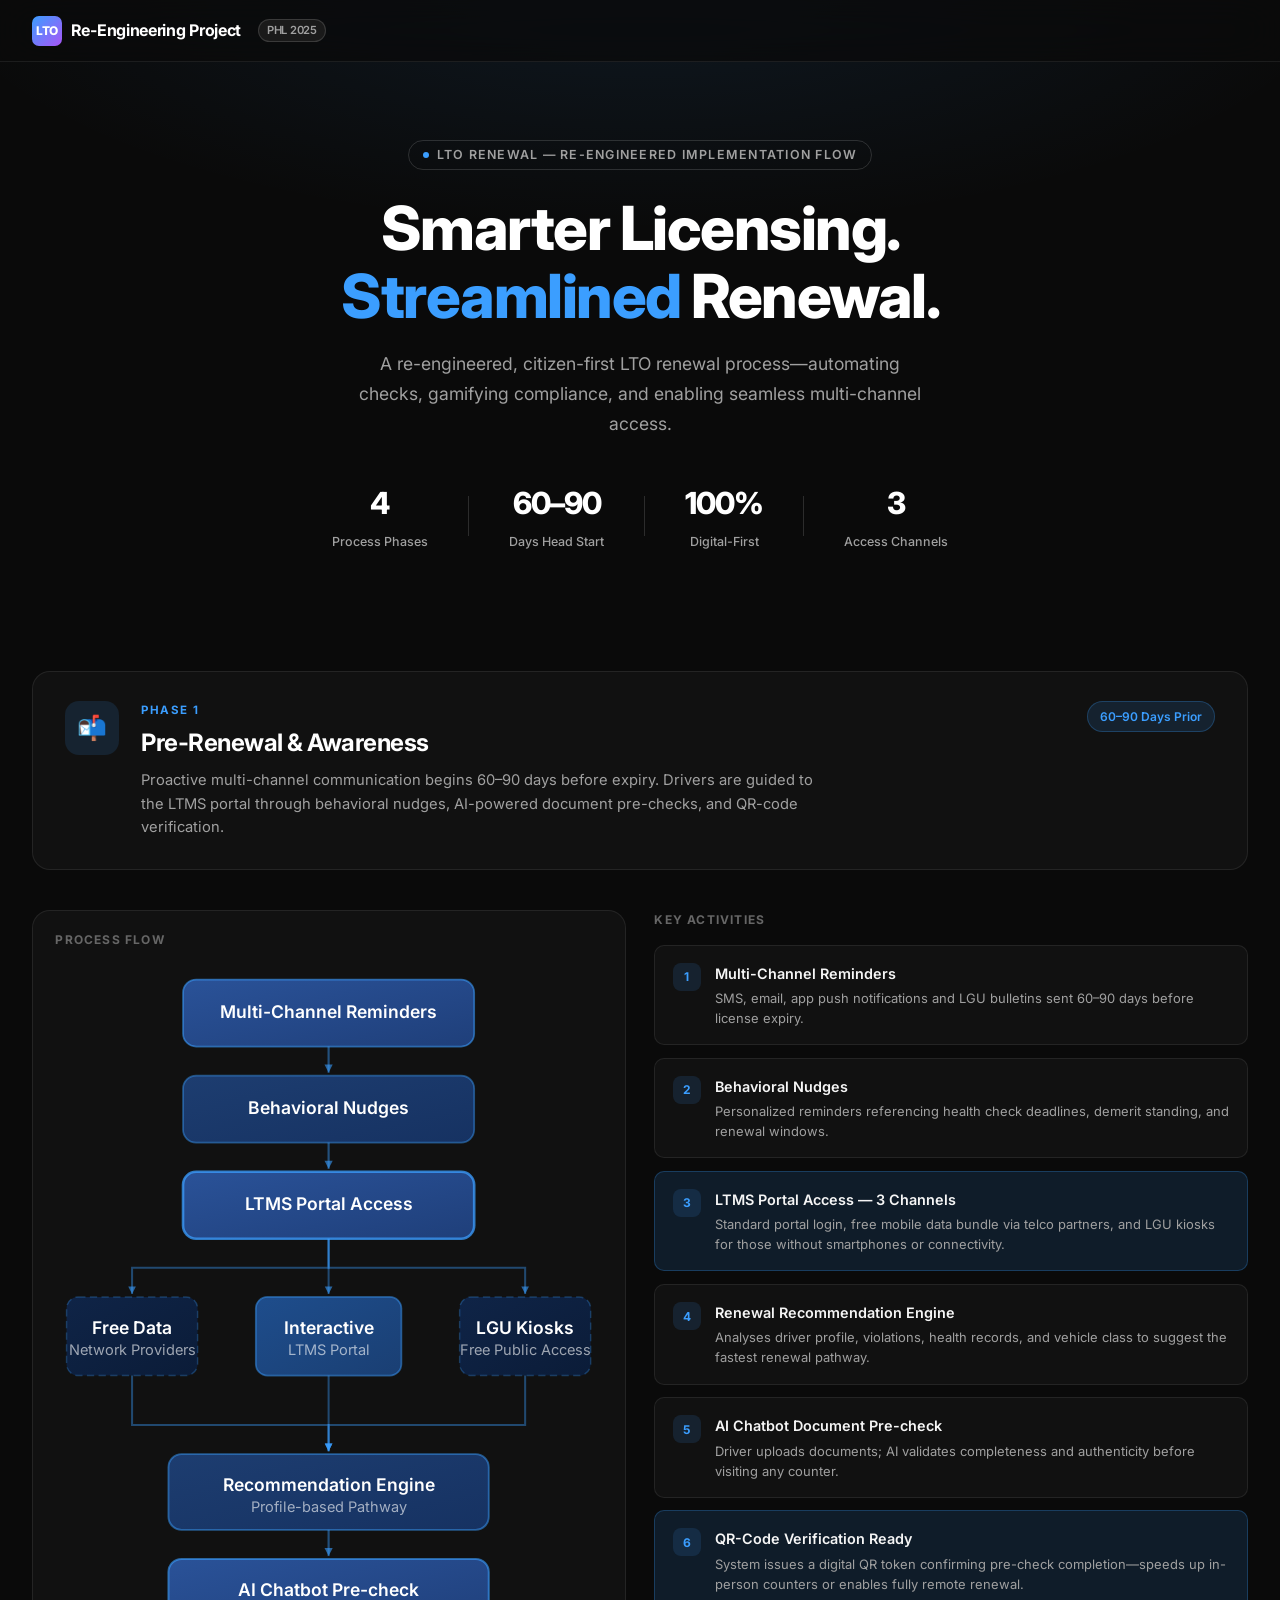
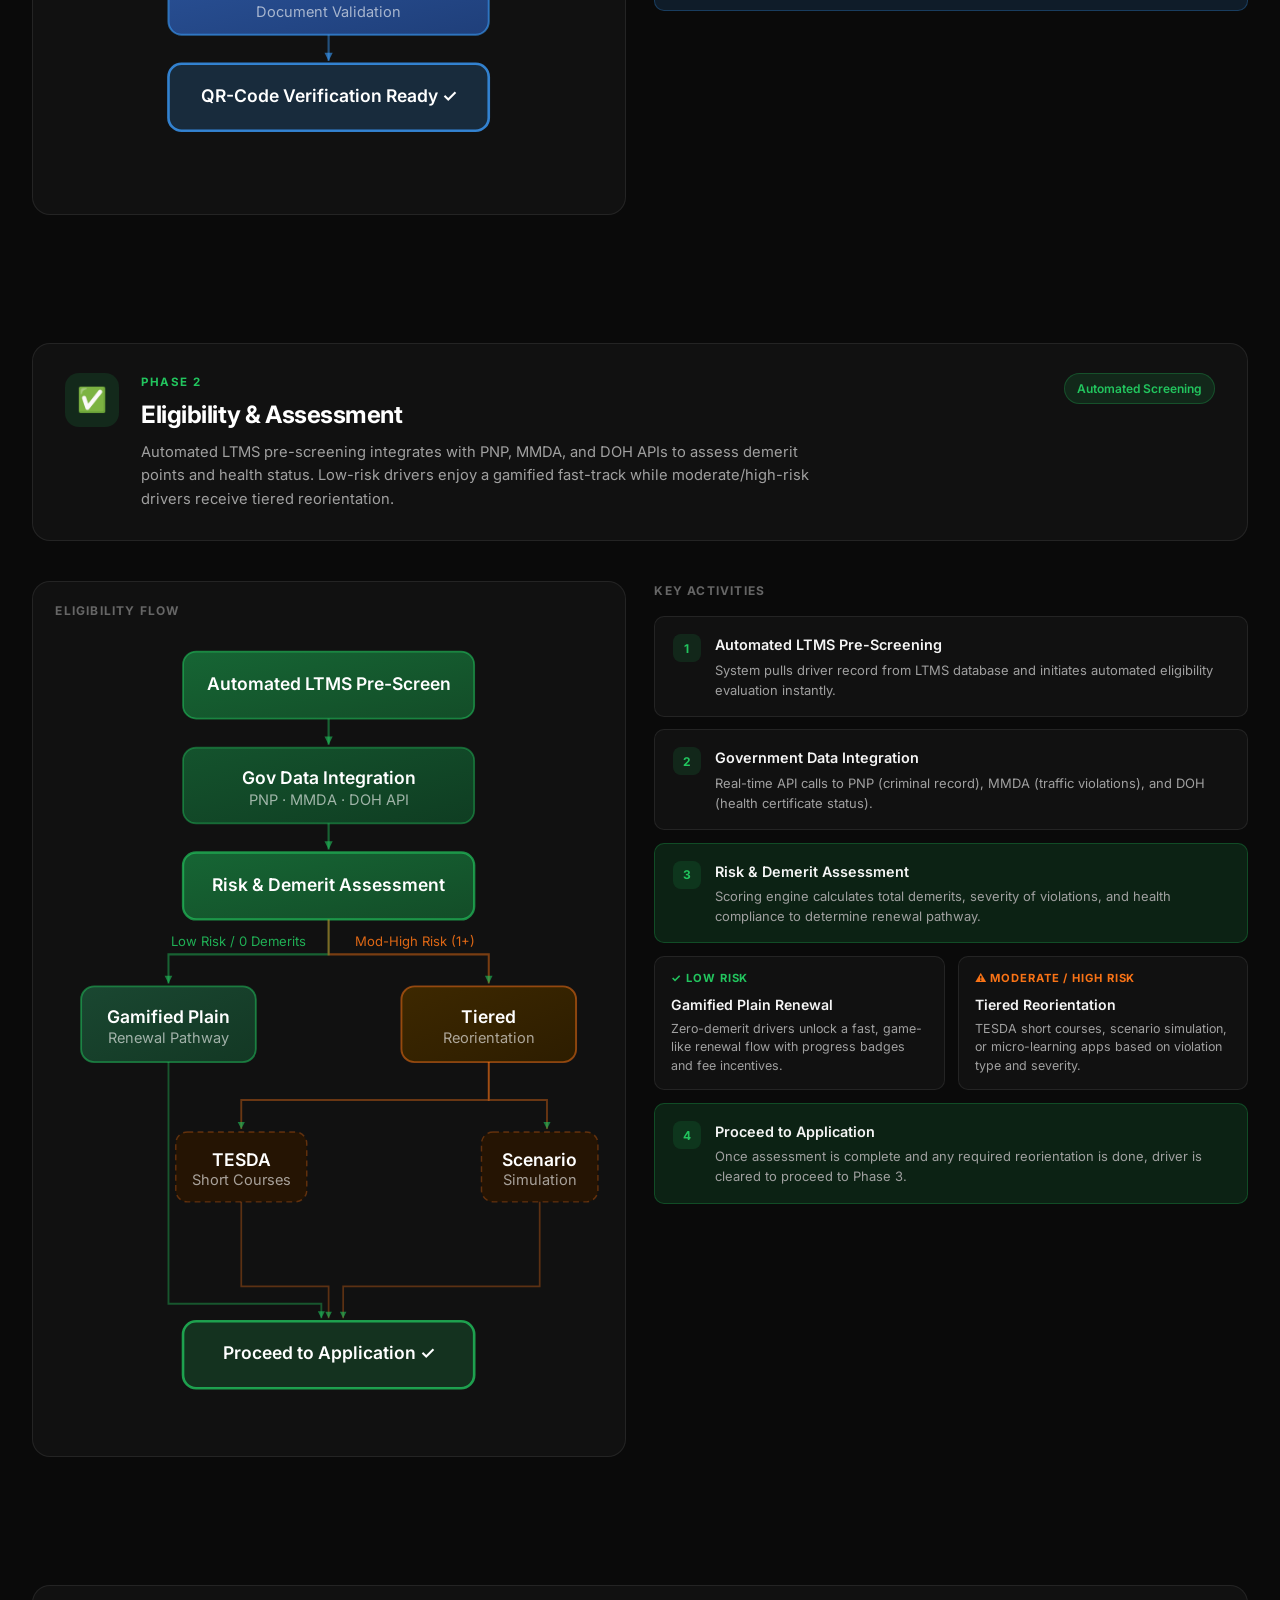
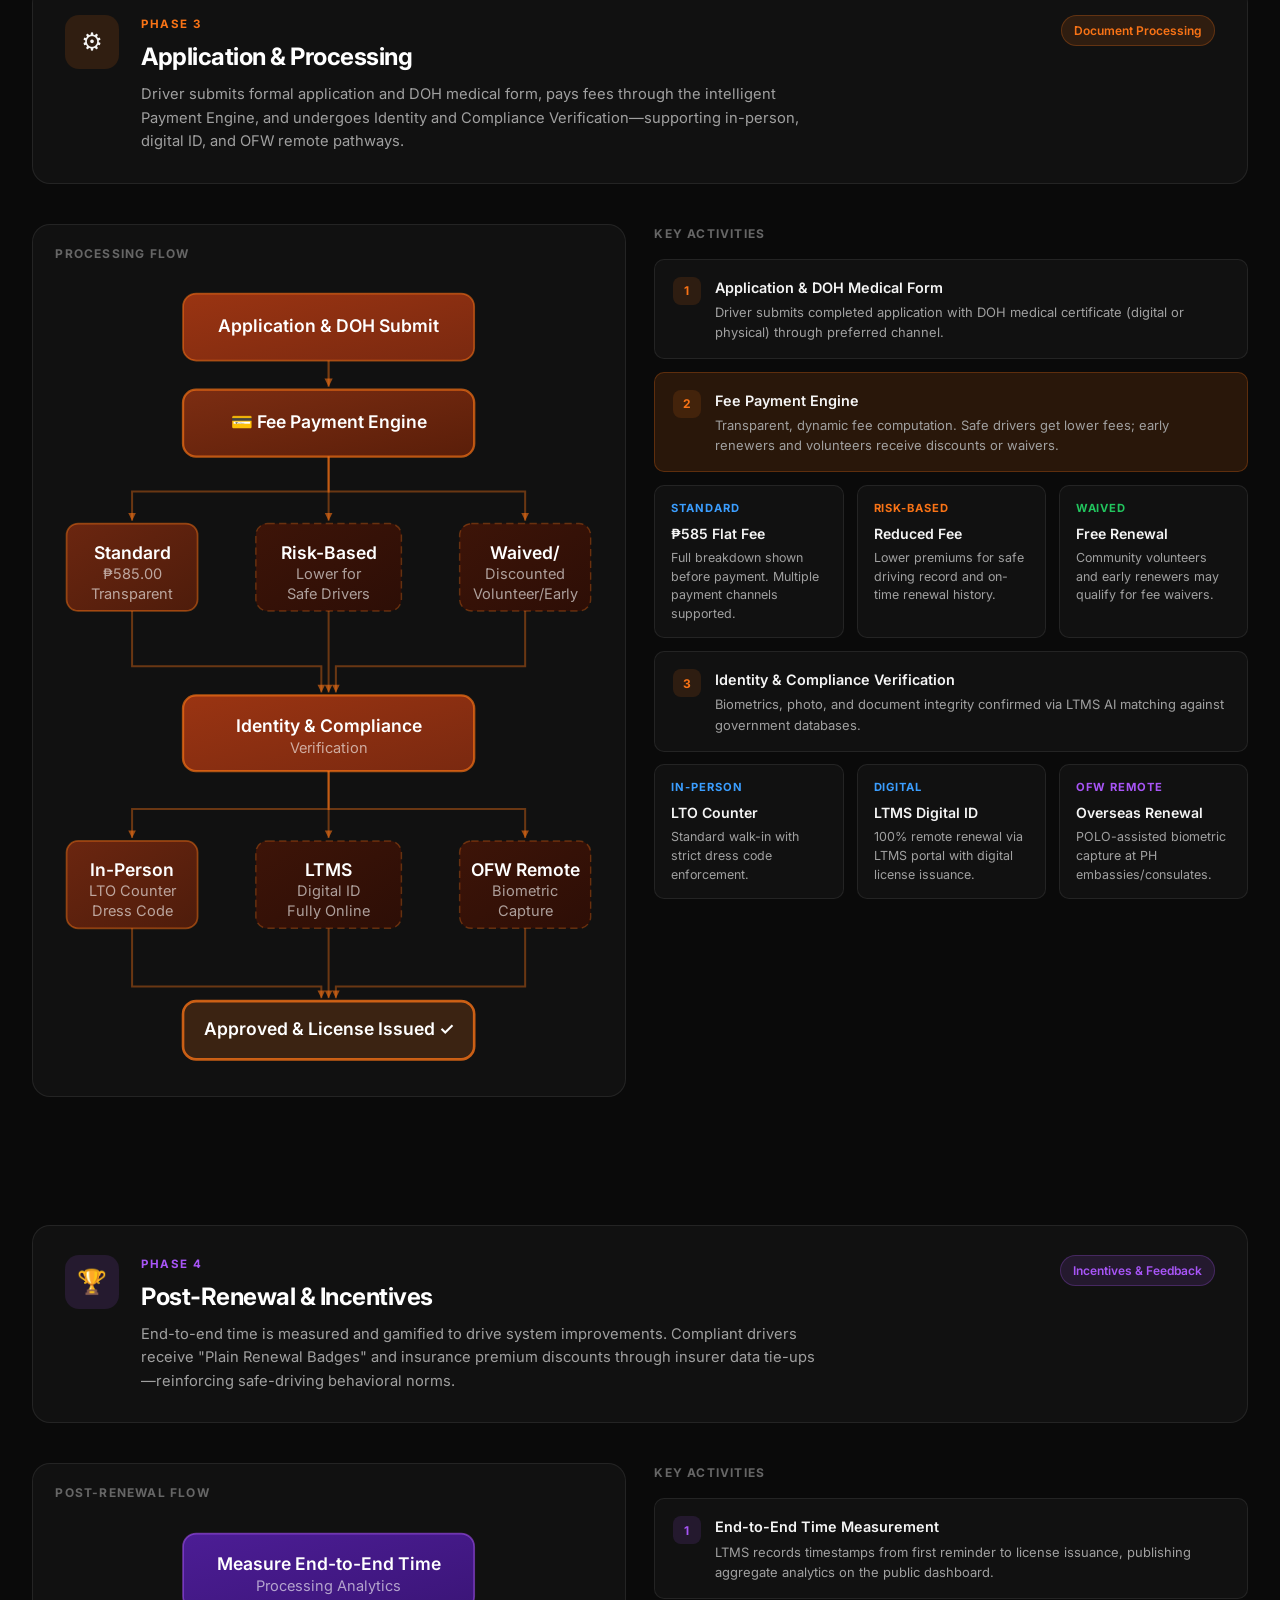
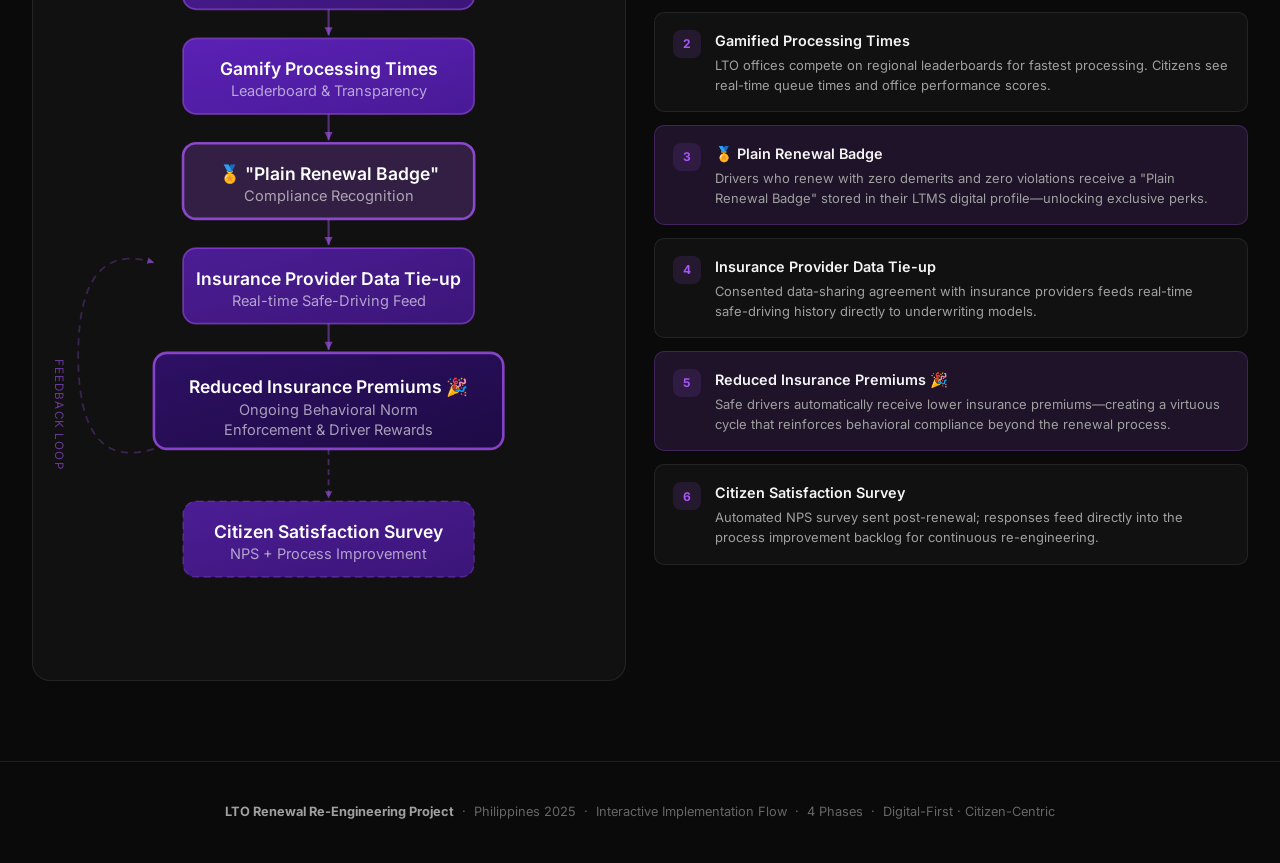
<file: index.html>
<!DOCTYPE html>
<html lang="en">
<head>
  <meta charset="UTF-8" />
  <meta name="viewport" content="width=device-width, initial-scale=1.0" />
  <title>LTO Renewal — Re-engineered Implementation Flow</title>
  <link rel="preconnect" href="https://fonts.googleapis.com" />
  <link rel="preconnect" href="https://fonts.gstatic.com" crossorigin />
  <link href="https://fonts.googleapis.com/css2?family=Inter:wght@300;400;500;600;700;800;900&display=swap" rel="stylesheet" />
  <style>
    /* ── RESET & TOKENS ─────────────────────────────────────────── */
    *, *::before, *::after { margin: 0; padding: 0; box-sizing: border-box; }

    :root {
      --bg:        #0a0a0a;
      --bg2:       #111111;
      --bg3:       #1a1a1a;
      --bg4:       #242424;
      --surface:   #161616;
      --border:    rgba(255,255,255,0.08);
      --border2:   rgba(255,255,255,0.14);
      --text:      #f5f5f5;
      --text2:     #a0a0a0;
      --text3:     #666666;
      --white:     #ffffff;

      --p1:        #3b9eff;
      --p1-dim:    rgba(59,158,255,0.13);
      --p1-mid:    rgba(59,158,255,0.25);
      --p1-glow:   rgba(59,158,255,0.40);

      --p2:        #22c55e;
      --p2-dim:    rgba(34,197,94,0.13);
      --p2-mid:    rgba(34,197,94,0.25);
      --p2-glow:   rgba(34,197,94,0.40);

      --p3:        #f97316;
      --p3-dim:    rgba(249,115,22,0.13);
      --p3-mid:    rgba(249,115,22,0.25);
      --p3-glow:   rgba(249,115,22,0.40);

      --p4:        #a855f7;
      --p4-dim:    rgba(168,85,247,0.13);
      --p4-mid:    rgba(168,85,247,0.25);
      --p4-glow:   rgba(168,85,247,0.40);

      --radius:    10px;
      --radius-lg: 18px;
      --tr:        0.25s cubic-bezier(0.4,0,0.2,1);
    }

    html { scroll-behavior: smooth; }

    body {
      font-family: 'Inter', system-ui, sans-serif;
      background: var(--bg);
      color: var(--text);
      line-height: 1.6;
      overflow-x: hidden;
      min-height: 100vh;
    }

    ::-webkit-scrollbar { width: 5px; }
    ::-webkit-scrollbar-track { background: var(--bg2); }
    ::-webkit-scrollbar-thumb { background: var(--bg4); border-radius: 3px; }
    ::-webkit-scrollbar-thumb:hover { background: var(--text3); }

    /* ── NAV ─────────────────────────────────────────────────────── */
    nav {
      position: fixed; top: 0; left: 0; right: 0; z-index: 1000;
      height: 62px;
      display: flex; align-items: center;
      background: rgba(10,10,10,0.80);
      -webkit-backdrop-filter: blur(20px) saturate(1.6);
      backdrop-filter: blur(20px) saturate(1.6);
      border-bottom: 1px solid var(--border);
    }
    .nav-inner {
      width: 100%; max-width: 1280px; margin: 0 auto;
      padding: 0 2rem;
      display: flex; align-items: center; justify-content: space-between;
    }
    .nav-logo {
      display: flex; align-items: center; gap: 0.55rem;
      font-size: 1rem; font-weight: 700; letter-spacing: -0.3px;
      color: var(--white); text-decoration: none;
    }
    .nav-logo-icon {
      width: 30px; height: 30px;
      background: linear-gradient(135deg,#3b9eff,#a855f7);
      border-radius: 7px;
      display: flex; align-items: center; justify-content: center;
      font-size: 0.75rem; font-weight: 800; color: #fff;
    }
    .nav-badge {
      font-size: 0.7rem; font-weight: 600;
      padding: 2px 8px; border-radius: 30px;
      background: var(--bg3); color: var(--text2);
      border: 1px solid var(--border2);
      margin-left: 0.5rem;
    }

    /* ── HERO ────────────────────────────────────────────────────── */
    .hero {
      padding: 140px 2rem 70px;
      text-align: center;
      background: radial-gradient(ellipse 80% 60% at 50% -5%, rgba(59,158,255,0.10) 0%, transparent 70%);
    }
    .hero-eyebrow {
      display: inline-flex; align-items: center; gap: 0.5rem;
      font-size: 0.78rem; font-weight: 600; letter-spacing: 0.1em;
      text-transform: uppercase; color: var(--text2);
      border: 1px solid var(--border2); border-radius: 30px;
      padding: 4px 14px; margin-bottom: 1.5rem;
    }
    .hero-eyebrow span { width: 6px; height: 6px; border-radius: 50%; background: var(--p1); display: block; }
    .hero h1 {
      font-size: clamp(2.2rem, 5vw, 3.8rem);
      font-weight: 800; letter-spacing: -1.5px; line-height: 1.12;
      color: var(--white); margin-bottom: 1.2rem;
    }
    .hero h1 em { font-style: normal; color: var(--p1); }
    .hero p {
      font-size: 1.1rem; color: var(--text2); max-width: 580px; margin: 0 auto 2.5rem;
      font-weight: 400; line-height: 1.7;
    }
    .hero-stats {
      display: flex; align-items: center; justify-content: center;
      gap: 2.5rem; flex-wrap: wrap; margin-top: 1rem;
    }
    .hero-stat { text-align: center; }
    .hero-stat .num {
      display: block; font-size: 1.9rem; font-weight: 800;
      letter-spacing: -1px; color: var(--white);
    }
    .hero-stat .lbl { font-size: 0.78rem; color: var(--text2); font-weight: 500; }
    .hero-stat-divider { width: 1px; height: 40px; background: var(--border2); }

    /* ── PAGE LAYOUT ─────────────────────────────────────────────── */
    .page { display: block; }
    @keyframes fadeUp {
      from { opacity: 0; transform: translateY(16px); }
      to   { opacity: 1; transform: translateY(0); }
    }

    .phase-wrap {
      max-width: 1280px; margin: 0 auto;
      padding: 3rem 2rem 5rem;
    }

    /* ── PHASE HEADER ─────────────────────────────────────────────── */
    .phase-header {
      display: flex; align-items: flex-start; gap: 1.4rem;
      margin-bottom: 2.5rem;
      padding: 1.8rem 2rem;
      background: var(--bg2);
      border: 1px solid var(--border);
      border-radius: var(--radius-lg);
    }
    .phase-icon {
      width: 54px; height: 54px; border-radius: 14px;
      display: flex; align-items: center; justify-content: center;
      font-size: 1.5rem; flex-shrink: 0;
    }
    .phase-icon.p1 { background: var(--p1-dim); }
    .phase-icon.p2 { background: var(--p2-dim); }
    .phase-icon.p3 { background: var(--p3-dim); }
    .phase-icon.p4 { background: var(--p4-dim); }
    .phase-title-block { flex: 1; }
    .phase-label {
      font-size: 0.72rem; font-weight: 700; letter-spacing: 0.12em;
      text-transform: uppercase; margin-bottom: 0.3rem;
    }
    .phase-label.p1 { color: var(--p1); }
    .phase-label.p2 { color: var(--p2); }
    .phase-label.p3 { color: var(--p3); }
    .phase-label.p4 { color: var(--p4); }
    .phase-header h2 {
      font-size: 1.5rem; font-weight: 700; letter-spacing: -0.5px;
      color: var(--white); margin-bottom: 0.4rem;
    }
    .phase-header p { font-size: 0.92rem; color: var(--text2); line-height: 1.6; max-width: 680px; }
    .phase-badge {
      margin-left: auto; flex-shrink: 0;
      align-self: flex-start;
      font-size: 0.75rem; font-weight: 600;
      padding: 5px 12px; border-radius: 30px;
      border: 1px solid var(--border2);
    }
    .phase-badge.p1 { color: var(--p1); background: var(--p1-dim); border-color: var(--p1-mid); }
    .phase-badge.p2 { color: var(--p2); background: var(--p2-dim); border-color: var(--p2-mid); }
    .phase-badge.p3 { color: var(--p3); background: var(--p3-dim); border-color: var(--p3-mid); }
    .phase-badge.p4 { color: var(--p4); background: var(--p4-dim); border-color: var(--p4-mid); }

    /* ── TWO-COLUMN LAYOUT ──────────────────────────────────────── */
    .phase-body {
      display: grid;
      grid-template-columns: 1fr 1fr;
      gap: 1.8rem;
      align-items: start;
    }
    @media (max-width: 860px) {
      .phase-body { grid-template-columns: 1fr; }
    }

    /* ── DIAGRAM PANEL ──────────────────────────────────────────── */
    .diagram-panel {
      background: var(--bg2);
      border: 1px solid var(--border);
      border-radius: var(--radius-lg);
      padding: 1.2rem;
      overflow: hidden;
    }
    .diagram-panel-title {
      font-size: 0.75rem; font-weight: 700; letter-spacing: 0.1em;
      text-transform: uppercase; color: var(--text3);
      margin-bottom: 1rem; padding-left: 0.2rem;
    }
    .diagram-panel svg { width: 100%; height: auto; display: block; }

    /* ── STEPS PANEL ────────────────────────────────────────────── */
    .steps-panel {
      display: flex; flex-direction: column; gap: 0.8rem;
    }
    .panel-title {
      font-size: 0.75rem; font-weight: 700; letter-spacing: 0.1em;
      text-transform: uppercase; color: var(--text3); margin-bottom: 0.2rem;
    }
    .step-card {
      background: var(--bg2);
      border: 1px solid var(--border);
      border-radius: var(--radius);
      padding: 1rem 1.1rem;
      display: flex; align-items: flex-start; gap: 0.85rem;
      transition: border-color var(--tr), background var(--tr);
      cursor: default;
    }
    .step-card:hover { border-color: var(--border2); background: var(--bg3); }
    .step-num {
      width: 28px; height: 28px; border-radius: 8px;
      display: flex; align-items: center; justify-content: center;
      font-size: 0.75rem; font-weight: 700;
      flex-shrink: 0; margin-top: 1px;
    }
    .step-num.p1 { background: var(--p1-dim); color: var(--p1); }
    .step-num.p2 { background: var(--p2-dim); color: var(--p2); }
    .step-num.p3 { background: var(--p3-dim); color: var(--p3); }
    .step-num.p4 { background: var(--p4-dim); color: var(--p4); }
    .step-title { font-size: 0.9rem; font-weight: 600; color: var(--text); margin-bottom: 0.2rem; }
    .step-desc  { font-size: 0.81rem; color: var(--text2); line-height: 1.55; }

    .step-card.highlight.p1 { border-color: var(--p1-mid); background: var(--p1-dim); }
    .step-card.highlight.p2 { border-color: var(--p2-mid); background: var(--p2-dim); }
    .step-card.highlight.p3 { border-color: var(--p3-mid); background: var(--p3-dim); }
    .step-card.highlight.p4 { border-color: var(--p4-mid); background: var(--p4-dim); }

    /* ── DECISION CARDS ─────────────────────────────────────────── */
    .decision-row { display: flex; gap: 0.8rem; flex-wrap: wrap; }
    .decision-card {
      flex: 1 1 140px;
      background: var(--bg2); border: 1px solid var(--border);
      border-radius: var(--radius); padding: 0.85rem 1rem;
      transition: border-color var(--tr), background var(--tr);
    }
    .decision-card:hover { border-color: var(--border2); background: var(--bg3); }
    .decision-label {
      font-size: 0.7rem; font-weight: 700; letter-spacing: 0.08em;
      text-transform: uppercase; margin-bottom: 0.35rem;
    }
    .decision-label.good   { color: var(--p2); }
    .decision-label.warn   { color: var(--p3); }
    .decision-label.info   { color: var(--p1); }
    .decision-label.accent { color: var(--p4); }
    .decision-title { font-size: 0.88rem; font-weight: 600; color: var(--text); margin-bottom: 0.2rem; }
    .decision-desc  { font-size: 0.78rem; color: var(--text2); line-height: 1.5; }

    /* ── SVG COMMON ─────────────────────────────────────────────── */
    .arrow { stroke: rgba(255,255,255,0.18); stroke-width: 1.8; fill: none; }
    .node-text {
      font-family: 'Inter', system-ui, sans-serif;
      font-size: 12px; font-weight: 600;
      fill: #fff; dominant-baseline: middle; text-anchor: middle;
      pointer-events: none;
    }
    .node-sub {
      font-family: 'Inter', system-ui, sans-serif;
      font-size: 10px; font-weight: 400;
      fill: rgba(255,255,255,0.6);
      dominant-baseline: middle; text-anchor: middle;
      pointer-events: none;
    }
    .fork-label-green {
      font-family: 'Inter', system-ui, sans-serif;
      font-size: 9px; fill: rgba(34,197,94,0.88);
    }
    .fork-label-orange {
      font-family: 'Inter', system-ui, sans-serif;
      font-size: 9px; fill: rgba(249,115,22,0.88);
    }
    .feedback-label {
      font-family: 'Inter', system-ui, sans-serif;
      font-size: 8px; fill: rgba(168,85,247,0.58);
      writing-mode: vertical-lr; letter-spacing: 0.1em;
    }

    /* ── FOOTER ─────────────────────────────────────────────────── */
    footer {
      border-top: 1px solid var(--border);
      padding: 2.5rem 2rem;
      text-align: center;
      font-size: 0.8rem; color: var(--text3);
    }
    footer strong { color: var(--text2); }
  </style>
</head>
<body>

<!-- ── NAV ──────────────────────────────────────────────────────── -->
<nav>
  <div class="nav-inner">
    <a class="nav-logo" href="#">
      <span class="nav-logo-icon">LTO</span>
      <span>Re-Engineering Project</span>
      <span class="nav-badge">PHL 2025</span>
    </a>
  </div>
</nav>

<!-- ── HERO ─────────────────────────────────────────────────────── -->
<section class="hero">
  <div class="hero-eyebrow">
    <span></span>
    LTO Renewal — Re-engineered Implementation Flow
  </div>
  <h1>Smarter Licensing.<br/><em>Streamlined</em> Renewal.</h1>
  <p>A re-engineered, citizen-first LTO renewal process—automating checks, gamifying compliance, and enabling seamless multi-channel access.</p>
  <div class="hero-stats">
    <div class="hero-stat">
      <span class="num">4</span>
      <span class="lbl">Process Phases</span>
    </div>
    <div class="hero-stat-divider"></div>
    <div class="hero-stat">
      <span class="num">60–90</span>
      <span class="lbl">Days Head Start</span>
    </div>
    <div class="hero-stat-divider"></div>
    <div class="hero-stat">
      <span class="num">100%</span>
      <span class="lbl">Digital-First</span>
    </div>
    <div class="hero-stat-divider"></div>
    <div class="hero-stat">
      <span class="num">3</span>
      <span class="lbl">Access Channels</span>
    </div>
  </div>
</section>

<!-- ── CONTINUOUS SINGLE PAGE ──────────────────────────────────── -->

<!-- ══════════════════════════════════════════════════════════════ -->
<!--  PHASE 1 — Blue                                               -->
<!-- ══════════════════════════════════════════════════════════════ -->
<div id="phase1" class="page active">
  <div class="phase-wrap">
    <div class="phase-header">
      <div class="phase-icon p1">📬</div>
      <div class="phase-title-block">
        <div class="phase-label p1">Phase 1</div>
        <h2>Pre-Renewal &amp; Awareness</h2>
        <p>Proactive multi-channel communication begins 60–90 days before expiry. Drivers are guided to the LTMS portal through behavioral nudges, AI-powered document pre-checks, and QR-code verification.</p>
      </div>
      <span class="phase-badge p1">60–90 Days Prior</span>
    </div>

    <div class="phase-body">
      <!-- SVG -->
      <div class="diagram-panel">
        <div class="diagram-panel-title">Process Flow</div>
        <svg viewBox="0 0 380 570" xmlns="http://www.w3.org/2000/svg">
          <defs>
            <linearGradient id="g1a" x1="0" y1="0" x2="1" y2="1">
              <stop offset="0%" stop-color="#1e4d8c"/><stop offset="100%" stop-color="#1a3f73"/>
            </linearGradient>
            <linearGradient id="g1b" x1="0" y1="0" x2="1" y2="1">
              <stop offset="0%" stop-color="#1d3d70"/><stop offset="100%" stop-color="#163262"/>
            </linearGradient>
            <linearGradient id="g1c" x1="0" y1="0" x2="1" y2="1">
              <stop offset="0%" stop-color="#2a5298"/><stop offset="100%" stop-color="#1f3f7a"/>
            </linearGradient>
            <linearGradient id="g1acc" x1="0" y1="0" x2="1" y2="1">
              <stop offset="0%" stop-color="#0f2447"/><stop offset="100%" stop-color="#0b1c38"/>
            </linearGradient>
            <marker id="ar1" viewBox="0 0 8 8" refX="7" refY="4" markerWidth="5" markerHeight="5" orient="auto">
              <path d="M1,1 L7,4 L1,7 Z" fill="rgba(59,158,255,0.6)"/>
            </marker>
          </defs>

          <rect x="90" y="10" width="200" height="46" rx="9" fill="url(#g1c)" stroke="rgba(59,158,255,0.55)" stroke-width="1.2"/>
          <text x="190" y="33" class="node-text">Multi-Channel Reminders</text>

          <line x1="190" y1="56" x2="190" y2="74" stroke="rgba(59,158,255,0.45)" stroke-width="1.5" fill="none" marker-end="url(#ar1)"/>

          <rect x="90" y="76" width="200" height="46" rx="9" fill="url(#g1b)" stroke="rgba(59,158,255,0.45)" stroke-width="1.2"/>
          <text x="190" y="99" class="node-text">Behavioral Nudges</text>

          <line x1="190" y1="122" x2="190" y2="140" stroke="rgba(59,158,255,0.45)" stroke-width="1.5" fill="none" marker-end="url(#ar1)"/>

          <!-- Highlighted portal node -->
          <rect x="90" y="142" width="200" height="46" rx="9" fill="url(#g1c)" stroke="rgba(59,158,255,0.75)" stroke-width="1.8"/>
          <text x="190" y="165" class="node-text">LTMS Portal Access</text>

          <!-- Fan out -->
          <path d="M190,188 L190,208 L55,208 L55,226" stroke="rgba(59,158,255,0.4)" stroke-width="1.4" fill="none" marker-end="url(#ar1)"/>
          <line x1="190" y1="188" x2="190" y2="226" stroke="rgba(59,158,255,0.4)" stroke-width="1.4" fill="none" marker-end="url(#ar1)"/>
          <path d="M190,188 L190,208 L325,208 L325,226" stroke="rgba(59,158,255,0.4)" stroke-width="1.4" fill="none" marker-end="url(#ar1)"/>

          <!-- 3 channel boxes -->
          <rect x="10" y="228" width="90" height="54" rx="8" fill="url(#g1acc)" stroke="rgba(59,158,255,0.28)" stroke-width="1" stroke-dasharray="5,3"/>
          <text x="55" y="250" class="node-text" font-size="10">Free Data</text>
          <text x="55" y="265" class="node-sub">Network Providers</text>

          <rect x="140" y="228" width="100" height="54" rx="8" fill="url(#g1a)" stroke="rgba(59,158,255,0.48)" stroke-width="1.2"/>
          <text x="190" y="250" class="node-text" font-size="10">Interactive</text>
          <text x="190" y="265" class="node-sub">LTMS Portal</text>

          <rect x="280" y="228" width="90" height="54" rx="8" fill="url(#g1acc)" stroke="rgba(59,158,255,0.28)" stroke-width="1" stroke-dasharray="5,3"/>
          <text x="325" y="250" class="node-text" font-size="10">LGU Kiosks</text>
          <text x="325" y="265" class="node-sub">Free Public Access</text>

          <!-- Fan in to recommendation -->
          <path d="M55,282 L55,316 L190,316 L190,334" stroke="rgba(59,158,255,0.4)" stroke-width="1.4" fill="none" marker-end="url(#ar1)"/>
          <line x1="190" y1="282" x2="190" y2="334" stroke="rgba(59,158,255,0.4)" stroke-width="1.4" fill="none" marker-end="url(#ar1)"/>
          <path d="M325,282 L325,316 L190,316 L190,334" stroke="rgba(59,158,255,0.4)" stroke-width="1.4" fill="none" marker-end="url(#ar1)"/>

          <rect x="80" y="336" width="220" height="52" rx="9" fill="url(#g1b)" stroke="rgba(59,158,255,0.5)" stroke-width="1.3"/>
          <text x="190" y="358" class="node-text">Recommendation Engine</text>
          <text x="190" y="373" class="node-sub">Profile-based Pathway</text>

          <line x1="190" y1="388" x2="190" y2="406" stroke="rgba(59,158,255,0.45)" stroke-width="1.5" fill="none" marker-end="url(#ar1)"/>

          <rect x="80" y="408" width="220" height="52" rx="9" fill="url(#g1c)" stroke="rgba(59,158,255,0.6)" stroke-width="1.4"/>
          <text x="190" y="430" class="node-text">AI Chatbot Pre-check</text>
          <text x="190" y="445" class="node-sub">Document Validation</text>

          <line x1="190" y1="460" x2="190" y2="478" stroke="rgba(59,158,255,0.45)" stroke-width="1.5" fill="none" marker-end="url(#ar1)"/>

          <!-- Terminal node -->
          <rect x="80" y="480" width="220" height="46" rx="9" fill="rgba(59,158,255,0.18)" stroke="rgba(59,158,255,0.78)" stroke-width="1.8"/>
          <text x="190" y="503" class="node-text">QR-Code Verification Ready ✓</text>
        </svg>
      </div>

      <!-- Steps -->
      <div class="steps-panel">
        <div class="panel-title">Key Activities</div>
        <div class="step-card">
          <div class="step-num p1">1</div>
          <div class="step-content">
            <div class="step-title">Multi-Channel Reminders</div>
            <div class="step-desc">SMS, email, app push notifications and LGU bulletins sent 60–90 days before license expiry.</div>
          </div>
        </div>
        <div class="step-card">
          <div class="step-num p1">2</div>
          <div class="step-content">
            <div class="step-title">Behavioral Nudges</div>
            <div class="step-desc">Personalized reminders referencing health check deadlines, demerit standing, and renewal windows.</div>
          </div>
        </div>
        <div class="step-card highlight p1">
          <div class="step-num p1">3</div>
          <div class="step-content">
            <div class="step-title">LTMS Portal Access — 3 Channels</div>
            <div class="step-desc">Standard portal login, free mobile data bundle via telco partners, and LGU kiosks for those without smartphones or connectivity.</div>
          </div>
        </div>
        <div class="step-card">
          <div class="step-num p1">4</div>
          <div class="step-content">
            <div class="step-title">Renewal Recommendation Engine</div>
            <div class="step-desc">Analyses driver profile, violations, health records, and vehicle class to suggest the fastest renewal pathway.</div>
          </div>
        </div>
        <div class="step-card">
          <div class="step-num p1">5</div>
          <div class="step-content">
            <div class="step-title">AI Chatbot Document Pre-check</div>
            <div class="step-desc">Driver uploads documents; AI validates completeness and authenticity before visiting any counter.</div>
          </div>
        </div>
        <div class="step-card highlight p1">
          <div class="step-num p1">6</div>
          <div class="step-content">
            <div class="step-title">QR-Code Verification Ready</div>
            <div class="step-desc">System issues a digital QR token confirming pre-check completion—speeds up in-person counters or enables fully remote renewal.</div>
          </div>
        </div>
      </div>
    </div>
  </div>
</div>

<!-- ══════════════════════════════════════════════════════════════ -->
<!--  PHASE 2 — Green                                              -->
<!-- ══════════════════════════════════════════════════════════════ -->
<div id="phase2" class="page active">
  <div class="phase-wrap">
    <div class="phase-header">
      <div class="phase-icon p2">✅</div>
      <div class="phase-title-block">
        <div class="phase-label p2">Phase 2</div>
        <h2>Eligibility &amp; Assessment</h2>
        <p>Automated LTMS pre-screening integrates with PNP, MMDA, and DOH APIs to assess demerit points and health status. Low-risk drivers enjoy a gamified fast-track while moderate/high-risk drivers receive tiered reorientation.</p>
      </div>
      <span class="phase-badge p2">Automated Screening</span>
    </div>

    <div class="phase-body">
      <div class="diagram-panel">
        <div class="diagram-panel-title">Eligibility Flow</div>
        <svg viewBox="0 0 380 550" xmlns="http://www.w3.org/2000/svg">
          <defs>
            <linearGradient id="g2a" x1="0" y1="0" x2="1" y2="1">
              <stop offset="0%" stop-color="#14532d"/><stop offset="100%" stop-color="#0f3d22"/>
            </linearGradient>
            <linearGradient id="g2b" x1="0" y1="0" x2="1" y2="1">
              <stop offset="0%" stop-color="#166534"/><stop offset="100%" stop-color="#134d28"/>
            </linearGradient>
            <linearGradient id="g2lo" x1="0" y1="0" x2="1" y2="1">
              <stop offset="0%" stop-color="#1a4731"/><stop offset="100%" stop-color="#133824"/>
            </linearGradient>
            <linearGradient id="g2hi" x1="0" y1="0" x2="1" y2="1">
              <stop offset="0%" stop-color="#3d2800"/><stop offset="100%" stop-color="#2d1d00"/>
            </linearGradient>
            <marker id="ar2" viewBox="0 0 8 8" refX="7" refY="4" markerWidth="5" markerHeight="5" orient="auto">
              <path d="M1,1 L7,4 L1,7 Z" fill="rgba(34,197,94,0.6)"/>
            </marker>
          </defs>

          <rect x="90" y="10" width="200" height="46" rx="9" fill="url(#g2b)" stroke="rgba(34,197,94,0.55)" stroke-width="1.2"/>
          <text x="190" y="33" class="node-text">Automated LTMS Pre-Screen</text>

          <line x1="190" y1="56" x2="190" y2="74" stroke="rgba(34,197,94,0.45)" stroke-width="1.5" fill="none" marker-end="url(#ar2)"/>

          <rect x="90" y="76" width="200" height="52" rx="9" fill="url(#g2a)" stroke="rgba(34,197,94,0.45)" stroke-width="1.2"/>
          <text x="190" y="98" class="node-text">Gov Data Integration</text>
          <text x="190" y="113" class="node-sub">PNP · MMDA · DOH API</text>

          <line x1="190" y1="128" x2="190" y2="146" stroke="rgba(34,197,94,0.45)" stroke-width="1.5" fill="none" marker-end="url(#ar2)"/>

          <rect x="90" y="148" width="200" height="46" rx="9" fill="url(#g2b)" stroke="rgba(34,197,94,0.68)" stroke-width="1.6"/>
          <text x="190" y="171" class="node-text">Risk &amp; Demerit Assessment</text>

          <!-- Fork labels -->
          <text x="82" y="212" class="fork-label-green">Low Risk / 0 Demerits</text>
          <text x="208" y="212" class="fork-label-orange">Mod-High Risk (1+)</text>

          <path d="M190,194 L190,218 L80,218 L80,238" stroke="rgba(34,197,94,0.45)" stroke-width="1.4" fill="none" marker-end="url(#ar2)"/>
          <path d="M190,194 L190,218 L300,218 L300,238" stroke="rgba(249,115,22,0.45)" stroke-width="1.4" fill="none" marker-end="url(#ar2)"/>

          <!-- Low risk box -->
          <rect x="20" y="240" width="120" height="52" rx="9" fill="url(#g2lo)" stroke="rgba(34,197,94,0.52)" stroke-width="1.3"/>
          <text x="80" y="262" class="node-text" font-size="11">Gamified Plain</text>
          <text x="80" y="276" class="node-sub">Renewal Pathway</text>

          <!-- High risk box -->
          <rect x="240" y="240" width="120" height="52" rx="9" fill="url(#g2hi)" stroke="rgba(249,115,22,0.52)" stroke-width="1.3"/>
          <text x="300" y="262" class="node-text" font-size="11">Tiered</text>
          <text x="300" y="276" class="node-sub">Reorientation</text>

          <!-- Reorientation forks -->
          <path d="M300,292 L300,318 L130,318 L130,338" stroke="rgba(249,115,22,0.38)" stroke-width="1.3" fill="none" marker-end="url(#ar2)"/>
          <path d="M300,292 L300,318 L340,318 L340,338" stroke="rgba(249,115,22,0.38)" stroke-width="1.3" fill="none" marker-end="url(#ar2)"/>

          <!-- Reorientation options -->
          <rect x="85" y="340" width="90" height="48" rx="8" fill="rgba(40,20,0,0.85)" stroke="rgba(249,115,22,0.32)" stroke-width="1" stroke-dasharray="4,3"/>
          <text x="130" y="360" class="node-text" font-size="10">TESDA</text>
          <text x="130" y="374" class="node-sub">Short Courses</text>

          <rect x="295" y="340" width="80" height="48" rx="8" fill="rgba(40,20,0,0.85)" stroke="rgba(249,115,22,0.32)" stroke-width="1" stroke-dasharray="4,3"/>
          <text x="335" y="360" class="node-text" font-size="10">Scenario</text>
          <text x="335" y="374" class="node-sub">Simulation</text>

          <!-- Converge to proceed -->
          <path d="M80,292 L80,458 L185,458 L185,468" stroke="rgba(34,197,94,0.38)" stroke-width="1.3" fill="none" marker-end="url(#ar2)"/>
          <path d="M130,388 L130,446 L190,446 L190,468" stroke="rgba(249,115,22,0.32)" stroke-width="1.2" fill="none" marker-end="url(#ar2)"/>
          <path d="M335,388 L335,446 L200,446 L200,468" stroke="rgba(249,115,22,0.32)" stroke-width="1.2" fill="none" marker-end="url(#ar2)"/>

          <!-- Terminal: Proceed -->
          <rect x="90" y="470" width="200" height="46" rx="9" fill="rgba(34,197,94,0.18)" stroke="rgba(34,197,94,0.78)" stroke-width="1.8"/>
          <text x="190" y="493" class="node-text">Proceed to Application ✓</text>
        </svg>
      </div>

      <div class="steps-panel">
        <div class="panel-title">Key Activities</div>
        <div class="step-card">
          <div class="step-num p2">1</div>
          <div class="step-content">
            <div class="step-title">Automated LTMS Pre-Screening</div>
            <div class="step-desc">System pulls driver record from LTMS database and initiates automated eligibility evaluation instantly.</div>
          </div>
        </div>
        <div class="step-card">
          <div class="step-num p2">2</div>
          <div class="step-content">
            <div class="step-title">Government Data Integration</div>
            <div class="step-desc">Real-time API calls to PNP (criminal record), MMDA (traffic violations), and DOH (health certificate status).</div>
          </div>
        </div>
        <div class="step-card highlight p2">
          <div class="step-num p2">3</div>
          <div class="step-content">
            <div class="step-title">Risk &amp; Demerit Assessment</div>
            <div class="step-desc">Scoring engine calculates total demerits, severity of violations, and health compliance to determine renewal pathway.</div>
          </div>
        </div>
        <div class="decision-row">
          <div class="decision-card">
            <div class="decision-label good">✓ Low Risk</div>
            <div class="decision-title">Gamified Plain Renewal</div>
            <div class="decision-desc">Zero-demerit drivers unlock a fast, game-like renewal flow with progress badges and fee incentives.</div>
          </div>
          <div class="decision-card">
            <div class="decision-label warn">⚠ Moderate / High Risk</div>
            <div class="decision-title">Tiered Reorientation</div>
            <div class="decision-desc">TESDA short courses, scenario simulation, or micro-learning apps based on violation type and severity.</div>
          </div>
        </div>
        <div class="step-card highlight p2">
          <div class="step-num p2">4</div>
          <div class="step-content">
            <div class="step-title">Proceed to Application</div>
            <div class="step-desc">Once assessment is complete and any required reorientation is done, driver is cleared to proceed to Phase 3.</div>
          </div>
        </div>
      </div>
    </div>
  </div>
</div>

<!-- ══════════════════════════════════════════════════════════════ -->
<!--  PHASE 3 — Orange                                             -->
<!-- ══════════════════════════════════════════════════════════════ -->
<div id="phase3" class="page active">
  <div class="phase-wrap">
    <div class="phase-header">
      <div class="phase-icon p3">⚙️</div>
      <div class="phase-title-block">
        <div class="phase-label p3">Phase 3</div>
        <h2>Application &amp; Processing</h2>
        <p>Driver submits formal application and DOH medical form, pays fees through the intelligent Payment Engine, and undergoes Identity and Compliance Verification—supporting in-person, digital ID, and OFW remote pathways.</p>
      </div>
      <span class="phase-badge p3">Document Processing</span>
    </div>

    <div class="phase-body">
      <div class="diagram-panel">
        <div class="diagram-panel-title">Processing Flow</div>
        <svg viewBox="0 0 380 548" xmlns="http://www.w3.org/2000/svg">
          <defs>
            <linearGradient id="g3a" x1="0" y1="0" x2="1" y2="1">
              <stop offset="0%" stop-color="#7c2d12"/><stop offset="100%" stop-color="#5a1e09"/>
            </linearGradient>
            <linearGradient id="g3b" x1="0" y1="0" x2="1" y2="1">
              <stop offset="0%" stop-color="#9a3412"/><stop offset="100%" stop-color="#7a2910"/>
            </linearGradient>
            <linearGradient id="g3fee" x1="0" y1="0" x2="1" y2="1">
              <stop offset="0%" stop-color="#6b2610"/><stop offset="100%" stop-color="#4e1c0b"/>
            </linearGradient>
            <linearGradient id="g3opt" x1="0" y1="0" x2="1" y2="1">
              <stop offset="0%" stop-color="#3d1408"/><stop offset="100%" stop-color="#2d0e06"/>
            </linearGradient>
            <marker id="ar3" viewBox="0 0 8 8" refX="7" refY="4" markerWidth="5" markerHeight="5" orient="auto">
              <path d="M1,1 L7,4 L1,7 Z" fill="rgba(249,115,22,0.6)"/>
            </marker>
          </defs>

          <rect x="90" y="10" width="200" height="46" rx="9" fill="url(#g3b)" stroke="rgba(249,115,22,0.55)" stroke-width="1.2"/>
          <text x="190" y="33" class="node-text">Application &amp; DOH Submit</text>

          <line x1="190" y1="56" x2="190" y2="74" stroke="rgba(249,115,22,0.45)" stroke-width="1.5" fill="none" marker-end="url(#ar3)"/>

          <rect x="90" y="76" width="200" height="46" rx="9" fill="url(#g3a)" stroke="rgba(249,115,22,0.68)" stroke-width="1.6"/>
          <text x="190" y="99" class="node-text">💳 Fee Payment Engine</text>

          <!-- Fan out fees -->
          <path d="M190,122 L190,146 L55,146 L55,166" stroke="rgba(249,115,22,0.38)" stroke-width="1.4" fill="none" marker-end="url(#ar3)"/>
          <line x1="190" y1="122" x2="190" y2="166" stroke="rgba(249,115,22,0.38)" stroke-width="1.4" fill="none" marker-end="url(#ar3)"/>
          <path d="M190,122 L190,146 L325,146 L325,166" stroke="rgba(249,115,22,0.38)" stroke-width="1.4" fill="none" marker-end="url(#ar3)"/>

          <!-- Fee boxes -->
          <rect x="10" y="168" width="90" height="60" rx="8" fill="url(#g3fee)" stroke="rgba(249,115,22,0.48)" stroke-width="1.2"/>
          <text x="55" y="189" class="node-text" font-size="10">Standard</text>
          <text x="55" y="203" class="node-sub">₱585.00</text>
          <text x="55" y="217" class="node-sub">Transparent</text>

          <rect x="140" y="168" width="100" height="60" rx="8" fill="url(#g3opt)" stroke="rgba(249,115,22,0.32)" stroke-width="1" stroke-dasharray="5,3"/>
          <text x="190" y="189" class="node-text" font-size="10">Risk-Based</text>
          <text x="190" y="203" class="node-sub">Lower for</text>
          <text x="190" y="217" class="node-sub">Safe Drivers</text>

          <rect x="280" y="168" width="90" height="60" rx="8" fill="url(#g3opt)" stroke="rgba(249,115,22,0.32)" stroke-width="1" stroke-dasharray="5,3"/>
          <text x="325" y="189" class="node-text" font-size="10">Waived/</text>
          <text x="325" y="203" class="node-sub">Discounted</text>
          <text x="325" y="217" class="node-sub">Volunteer/Early</text>

          <!-- Converge to Identity Verif -->
          <path d="M55,228 L55,266 L185,266 L185,284" stroke="rgba(249,115,22,0.38)" stroke-width="1.4" fill="none" marker-end="url(#ar3)"/>
          <line x1="190" y1="228" x2="190" y2="284" stroke="rgba(249,115,22,0.38)" stroke-width="1.4" fill="none" marker-end="url(#ar3)"/>
          <path d="M325,228 L325,266 L195,266 L195,284" stroke="rgba(249,115,22,0.38)" stroke-width="1.4" fill="none" marker-end="url(#ar3)"/>

          <rect x="90" y="286" width="200" height="52" rx="9" fill="url(#g3b)" stroke="rgba(249,115,22,0.68)" stroke-width="1.6"/>
          <text x="190" y="308" class="node-text">Identity &amp; Compliance</text>
          <text x="190" y="323" class="node-sub">Verification</text>

          <!-- Fan out processing modes -->
          <path d="M190,338 L190,364 L55,364 L55,384" stroke="rgba(249,115,22,0.38)" stroke-width="1.4" fill="none" marker-end="url(#ar3)"/>
          <line x1="190" y1="338" x2="190" y2="384" stroke="rgba(249,115,22,0.38)" stroke-width="1.4" fill="none" marker-end="url(#ar3)"/>
          <path d="M190,338 L190,364 L325,364 L325,384" stroke="rgba(249,115,22,0.38)" stroke-width="1.4" fill="none" marker-end="url(#ar3)"/>

          <!-- Processing modes -->
          <rect x="10" y="386" width="90" height="60" rx="8" fill="url(#g3fee)" stroke="rgba(249,115,22,0.48)" stroke-width="1.2"/>
          <text x="55" y="407" class="node-text" font-size="10">In-Person</text>
          <text x="55" y="421" class="node-sub">LTO Counter</text>
          <text x="55" y="435" class="node-sub">Dress Code</text>

          <rect x="140" y="386" width="100" height="60" rx="8" fill="url(#g3opt)" stroke="rgba(249,115,22,0.32)" stroke-width="1" stroke-dasharray="5,3"/>
          <text x="190" y="407" class="node-text" font-size="10">LTMS</text>
          <text x="190" y="421" class="node-sub">Digital ID</text>
          <text x="190" y="435" class="node-sub">Fully Online</text>

          <rect x="280" y="386" width="90" height="60" rx="8" fill="url(#g3opt)" stroke="rgba(249,115,22,0.32)" stroke-width="1" stroke-dasharray="5,3"/>
          <text x="325" y="407" class="node-text" font-size="10">OFW Remote</text>
          <text x="325" y="421" class="node-sub">Biometric</text>
          <text x="325" y="435" class="node-sub">Capture</text>

          <!-- Converge to Approval -->
          <path d="M55,446 L55,486 L185,486 L185,494" stroke="rgba(249,115,22,0.38)" stroke-width="1.4" fill="none" marker-end="url(#ar3)"/>
          <line x1="190" y1="446" x2="190" y2="494" stroke="rgba(249,115,22,0.38)" stroke-width="1.4" fill="none" marker-end="url(#ar3)"/>
          <path d="M325,446 L325,486 L195,486 L195,494" stroke="rgba(249,115,22,0.38)" stroke-width="1.4" fill="none" marker-end="url(#ar3)"/>

          <!-- Terminal -->
          <rect x="90" y="496" width="200" height="40" rx="9" fill="rgba(249,115,22,0.18)" stroke="rgba(249,115,22,0.78)" stroke-width="1.8"/>
          <text x="190" y="516" class="node-text">Approved &amp; License Issued ✓</text>
        </svg>
      </div>

      <div class="steps-panel">
        <div class="panel-title">Key Activities</div>
        <div class="step-card">
          <div class="step-num p3">1</div>
          <div class="step-content">
            <div class="step-title">Application &amp; DOH Medical Form</div>
            <div class="step-desc">Driver submits completed application with DOH medical certificate (digital or physical) through preferred channel.</div>
          </div>
        </div>
        <div class="step-card highlight p3">
          <div class="step-num p3">2</div>
          <div class="step-content">
            <div class="step-title">Fee Payment Engine</div>
            <div class="step-desc">Transparent, dynamic fee computation. Safe drivers get lower fees; early renewers and volunteers receive discounts or waivers.</div>
          </div>
        </div>
        <div class="decision-row">
          <div class="decision-card">
            <div class="decision-label info">Standard</div>
            <div class="decision-title">₱585 Flat Fee</div>
            <div class="decision-desc">Full breakdown shown before payment. Multiple payment channels supported.</div>
          </div>
          <div class="decision-card">
            <div class="decision-label warn">Risk-Based</div>
            <div class="decision-title">Reduced Fee</div>
            <div class="decision-desc">Lower premiums for safe driving record and on-time renewal history.</div>
          </div>
          <div class="decision-card">
            <div class="decision-label good">Waived</div>
            <div class="decision-title">Free Renewal</div>
            <div class="decision-desc">Community volunteers and early renewers may qualify for fee waivers.</div>
          </div>
        </div>
        <div class="step-card">
          <div class="step-num p3">3</div>
          <div class="step-content">
            <div class="step-title">Identity &amp; Compliance Verification</div>
            <div class="step-desc">Biometrics, photo, and document integrity confirmed via LTMS AI matching against government databases.</div>
          </div>
        </div>
        <div class="decision-row">
          <div class="decision-card">
            <div class="decision-label info">In-Person</div>
            <div class="decision-title">LTO Counter</div>
            <div class="decision-desc">Standard walk-in with strict dress code enforcement.</div>
          </div>
          <div class="decision-card">
            <div class="decision-label info">Digital</div>
            <div class="decision-title">LTMS Digital ID</div>
            <div class="decision-desc">100% remote renewal via LTMS portal with digital license issuance.</div>
          </div>
          <div class="decision-card">
            <div class="decision-label accent">OFW Remote</div>
            <div class="decision-title">Overseas Renewal</div>
            <div class="decision-desc">POLO-assisted biometric capture at PH embassies/consulates.</div>
          </div>
        </div>
      </div>
    </div>
  </div>
</div>

<!-- ══════════════════════════════════════════════════════════════ -->
<!--  PHASE 4 — Purple                                             -->
<!-- ══════════════════════════════════════════════════════════════ -->
<div id="phase4" class="page active">
  <div class="phase-wrap">
    <div class="phase-header">
      <div class="phase-icon p4">🏆</div>
      <div class="phase-title-block">
        <div class="phase-label p4">Phase 4</div>
        <h2>Post-Renewal &amp; Incentives</h2>
        <p>End-to-end time is measured and gamified to drive system improvements. Compliant drivers receive "Plain Renewal Badges" and insurance premium discounts through insurer data tie-ups—reinforcing safe-driving behavioral norms.</p>
      </div>
      <span class="phase-badge p4">Incentives &amp; Feedback</span>
    </div>

    <div class="phase-body">
      <div class="diagram-panel">
        <div class="diagram-panel-title">Post-Renewal Flow</div>
        <svg viewBox="0 0 380 510" xmlns="http://www.w3.org/2000/svg">
          <defs>
            <linearGradient id="g4a" x1="0" y1="0" x2="1" y2="1">
              <stop offset="0%" stop-color="#4c1d95"/><stop offset="100%" stop-color="#3b1578"/>
            </linearGradient>
            <linearGradient id="g4b" x1="0" y1="0" x2="1" y2="1">
              <stop offset="0%" stop-color="#5b21b6"/><stop offset="100%" stop-color="#481a96"/>
            </linearGradient>
            <linearGradient id="g4dk" x1="0" y1="0" x2="1" y2="1">
              <stop offset="0%" stop-color="#2e1065"/><stop offset="100%" stop-color="#1e0b45"/>
            </linearGradient>
            <marker id="ar4" viewBox="0 0 8 8" refX="7" refY="4" markerWidth="5" markerHeight="5" orient="auto">
              <path d="M1,1 L7,4 L1,7 Z" fill="rgba(168,85,247,0.6)"/>
            </marker>
          </defs>

          <rect x="90" y="10" width="200" height="52" rx="9" fill="url(#g4a)" stroke="rgba(168,85,247,0.55)" stroke-width="1.2"/>
          <text x="190" y="32" class="node-text">Measure End-to-End Time</text>
          <text x="190" y="47" class="node-sub">Processing Analytics</text>

          <line x1="190" y1="62" x2="190" y2="80" stroke="rgba(168,85,247,0.45)" stroke-width="1.5" fill="none" marker-end="url(#ar4)"/>

          <rect x="90" y="82" width="200" height="52" rx="9" fill="url(#g4b)" stroke="rgba(168,85,247,0.5)" stroke-width="1.2"/>
          <text x="190" y="104" class="node-text">Gamify Processing Times</text>
          <text x="190" y="119" class="node-sub">Leaderboard &amp; Transparency</text>

          <line x1="190" y1="134" x2="190" y2="152" stroke="rgba(168,85,247,0.45)" stroke-width="1.5" fill="none" marker-end="url(#ar4)"/>

          <!-- Badge — highlighted -->
          <rect x="90" y="154" width="200" height="52" rx="9" fill="rgba(168,85,247,0.22)" stroke="rgba(168,85,247,0.78)" stroke-width="1.8"/>
          <text x="190" y="176" class="node-text">🏅 "Plain Renewal Badge"</text>
          <text x="190" y="191" class="node-sub">Compliance Recognition</text>

          <line x1="190" y1="206" x2="190" y2="224" stroke="rgba(168,85,247,0.45)" stroke-width="1.5" fill="none" marker-end="url(#ar4)"/>

          <rect x="90" y="226" width="200" height="52" rx="9" fill="url(#g4a)" stroke="rgba(168,85,247,0.5)" stroke-width="1.2"/>
          <text x="190" y="248" class="node-text">Insurance Provider Data Tie-up</text>
          <text x="190" y="263" class="node-sub">Real-time Safe-Driving Feed</text>

          <line x1="190" y1="278" x2="190" y2="296" stroke="rgba(168,85,247,0.45)" stroke-width="1.5" fill="none" marker-end="url(#ar4)"/>

          <!-- Terminal: Incentive -->
          <rect x="70" y="298" width="240" height="66" rx="9" fill="url(#g4dk)" stroke="rgba(168,85,247,0.75)" stroke-width="1.8"/>
          <text x="190" y="322" class="node-text">Reduced Insurance Premiums 🎉</text>
          <text x="190" y="338" class="node-sub">Ongoing Behavioral Norm</text>
          <text x="190" y="352" class="node-sub">Enforcement &amp; Driver Rewards</text>

          <!-- Feedback loop arrow -->
          <path d="M70,364 Q18,380 18,300 Q18,220 70,236" stroke="rgba(168,85,247,0.28)" stroke-width="1.2" stroke-dasharray="5,4" fill="none" marker-end="url(#ar4)"/>
          <text x="5" y="302" class="feedback-label">FEEDBACK LOOP</text>

          <!-- Survey node (dashed) -->
          <line x1="190" y1="364" x2="190" y2="398" stroke="rgba(168,85,247,0.35)" stroke-width="1.3" stroke-dasharray="4,3" fill="none" marker-end="url(#ar4)"/>
          <rect x="90" y="400" width="200" height="52" rx="9" fill="url(#g4a)" stroke="rgba(168,85,247,0.32)" stroke-width="1" stroke-dasharray="5,3"/>
          <text x="190" y="422" class="node-text" font-size="11">Citizen Satisfaction Survey</text>
          <text x="190" y="437" class="node-sub">NPS + Process Improvement</text>
        </svg>
      </div>

      <div class="steps-panel">
        <div class="panel-title">Key Activities</div>
        <div class="step-card">
          <div class="step-num p4">1</div>
          <div class="step-content">
            <div class="step-title">End-to-End Time Measurement</div>
            <div class="step-desc">LTMS records timestamps from first reminder to license issuance, publishing aggregate analytics on the public dashboard.</div>
          </div>
        </div>
        <div class="step-card">
          <div class="step-num p4">2</div>
          <div class="step-content">
            <div class="step-title">Gamified Processing Times</div>
            <div class="step-desc">LTO offices compete on regional leaderboards for fastest processing. Citizens see real-time queue times and office performance scores.</div>
          </div>
        </div>
        <div class="step-card highlight p4">
          <div class="step-num p4">3</div>
          <div class="step-content">
            <div class="step-title">🏅 Plain Renewal Badge</div>
            <div class="step-desc">Drivers who renew with zero demerits and zero violations receive a "Plain Renewal Badge" stored in their LTMS digital profile—unlocking exclusive perks.</div>
          </div>
        </div>
        <div class="step-card">
          <div class="step-num p4">4</div>
          <div class="step-content">
            <div class="step-title">Insurance Provider Data Tie-up</div>
            <div class="step-desc">Consented data-sharing agreement with insurance providers feeds real-time safe-driving history directly to underwriting models.</div>
          </div>
        </div>
        <div class="step-card highlight p4">
          <div class="step-num p4">5</div>
          <div class="step-content">
            <div class="step-title">Reduced Insurance Premiums 🎉</div>
            <div class="step-desc">Safe drivers automatically receive lower insurance premiums—creating a virtuous cycle that reinforces behavioral compliance beyond the renewal process.</div>
          </div>
        </div>
        <div class="step-card">
          <div class="step-num p4">6</div>
          <div class="step-content">
            <div class="step-title">Citizen Satisfaction Survey</div>
            <div class="step-desc">Automated NPS survey sent post-renewal; responses feed directly into the process improvement backlog for continuous re-engineering.</div>
          </div>
        </div>
      </div>
    </div>
  </div>
</div>

<!-- ── FOOTER ───────────────────────────────────────────────────── -->
<footer>
  <strong>LTO Renewal Re-Engineering Project</strong> &nbsp;·&nbsp;
  Philippines 2025 &nbsp;·&nbsp; Interactive Implementation Flow &nbsp;·&nbsp;
  4 Phases &nbsp;·&nbsp; Digital-First · Citizen-Centric
</footer>

</body>
</html>
</file>
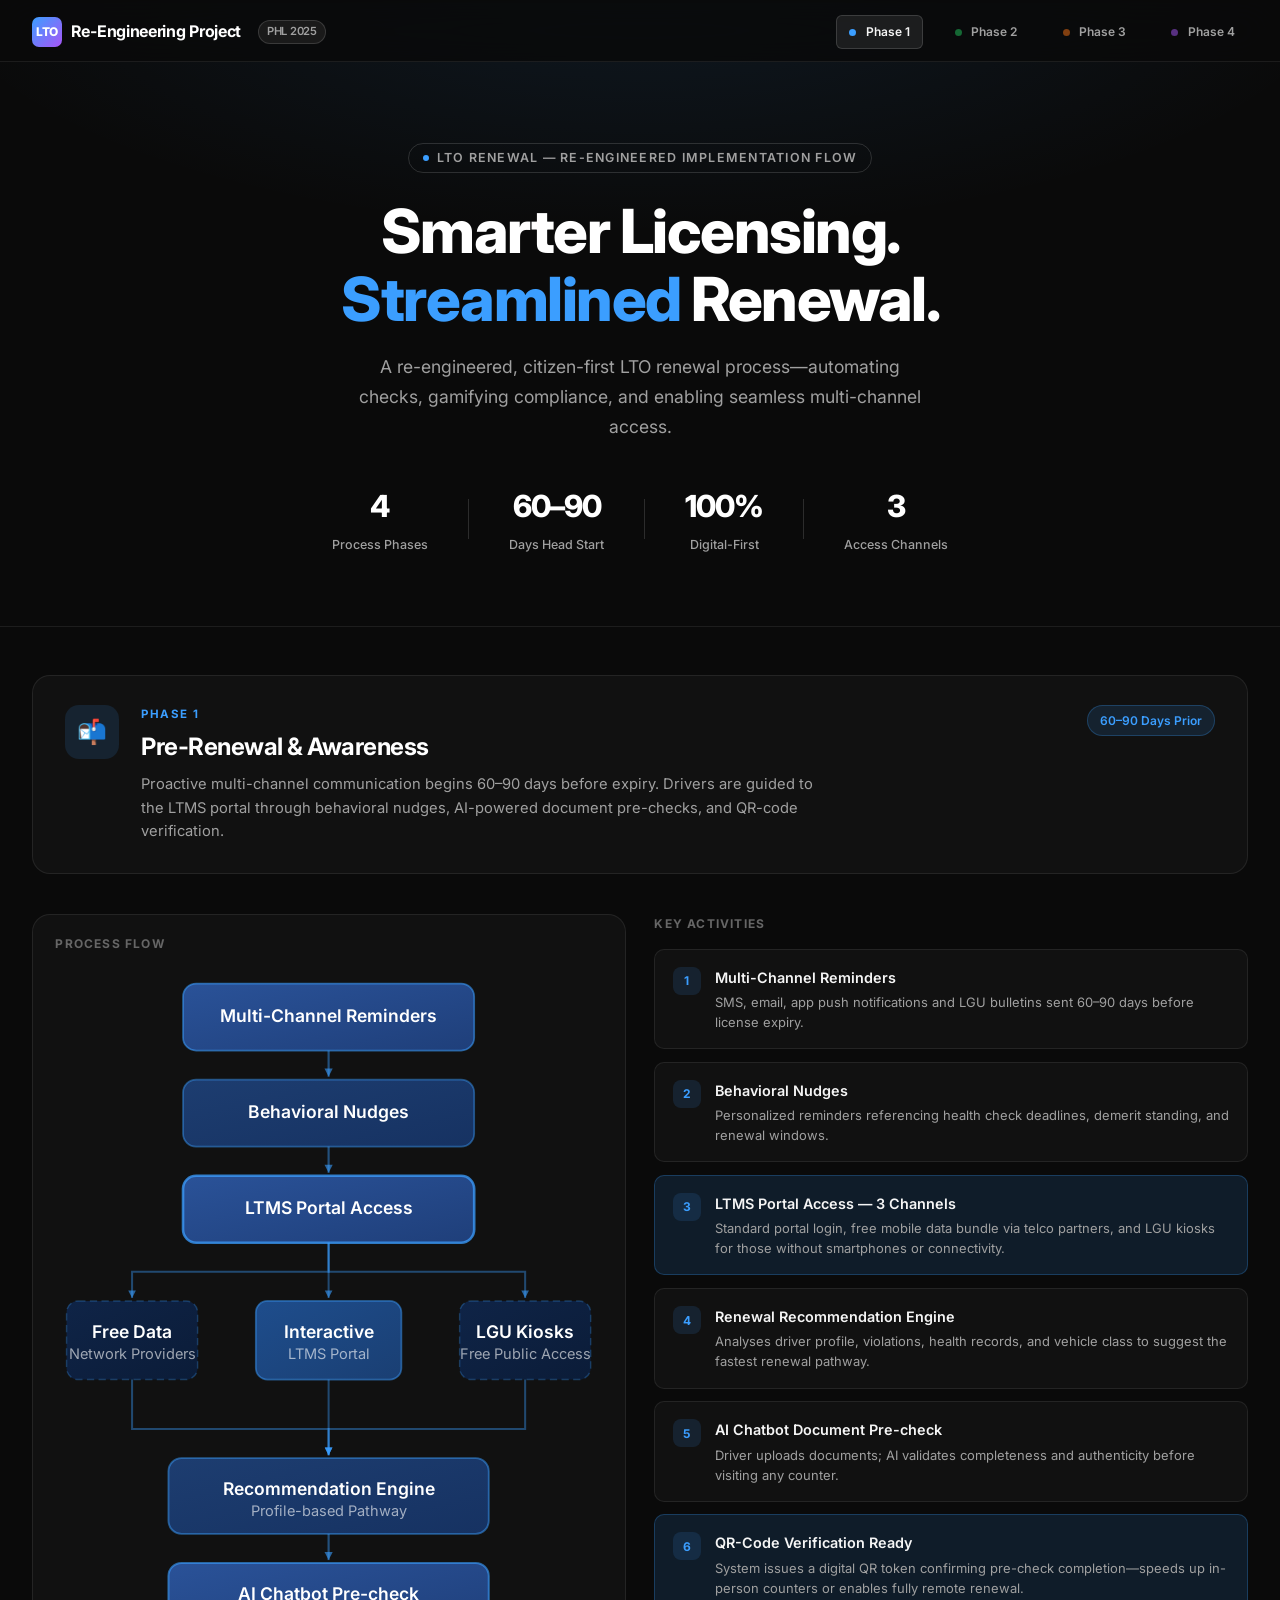
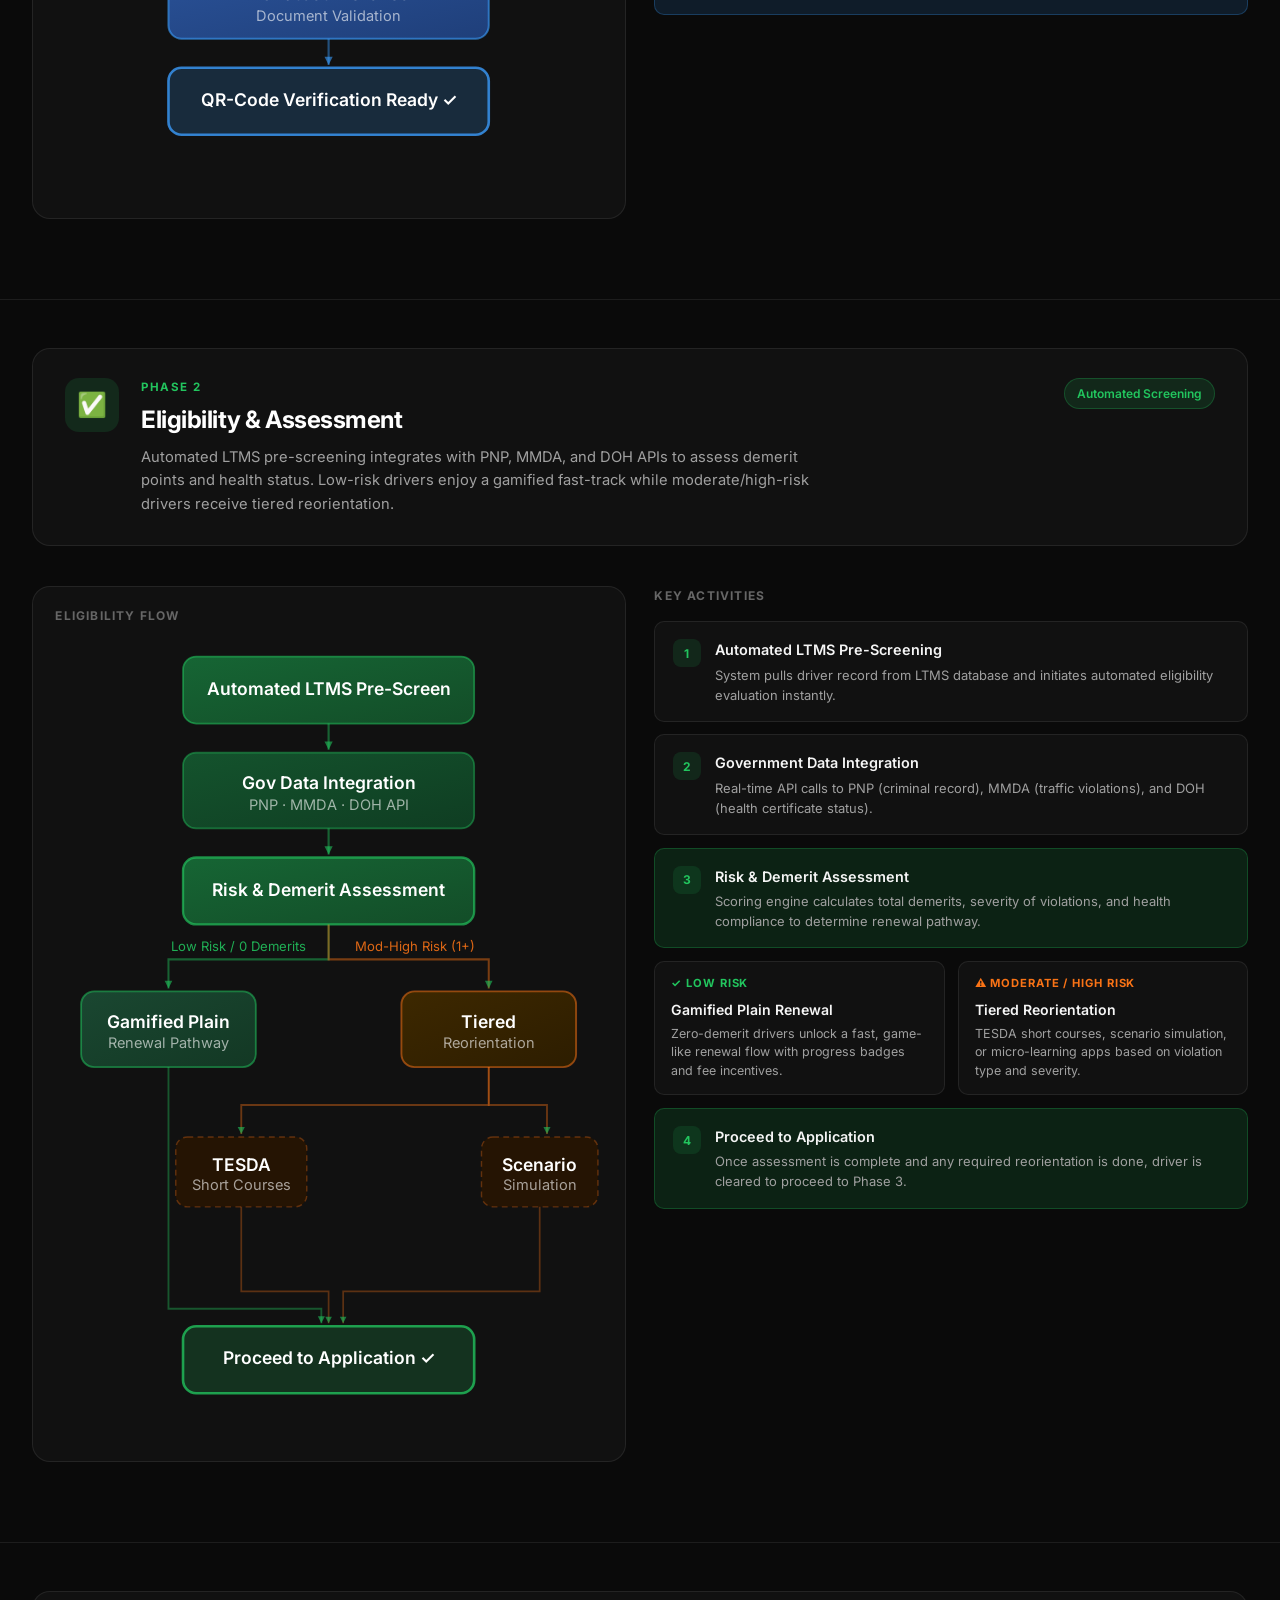
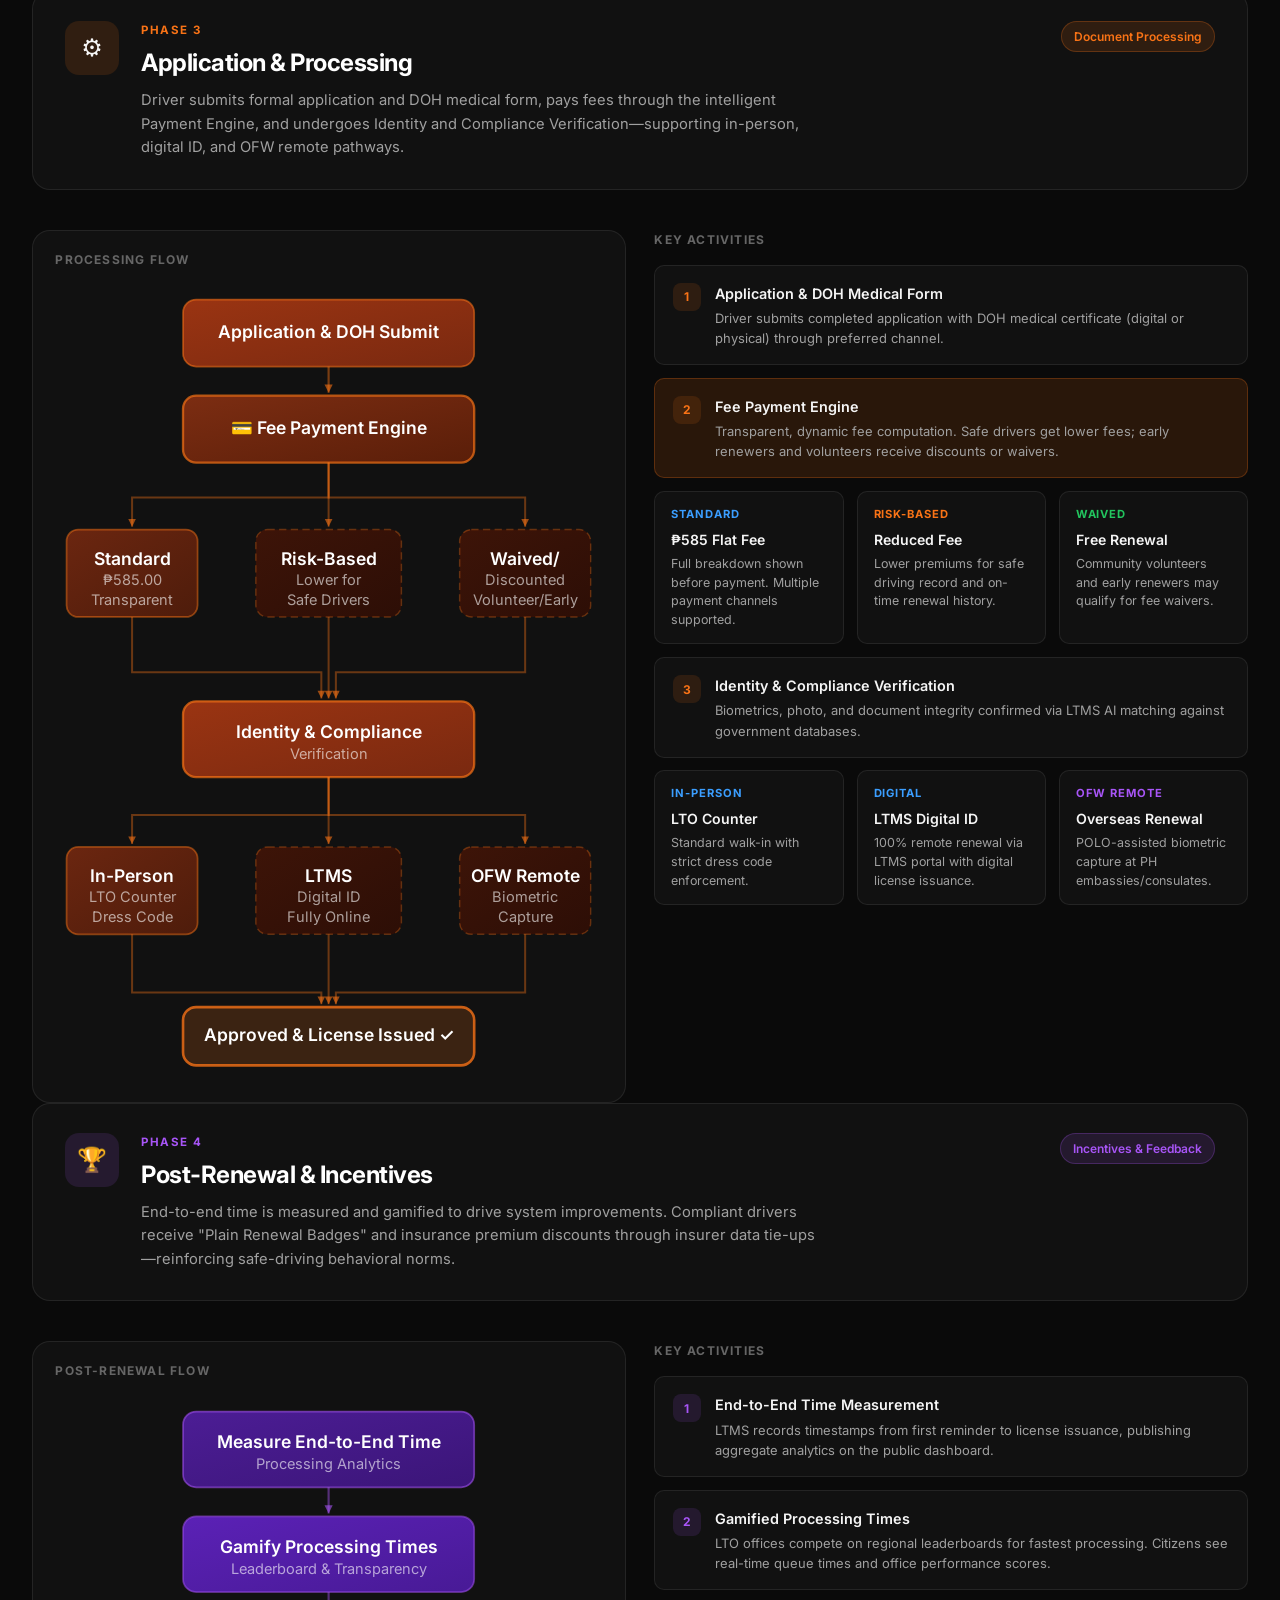
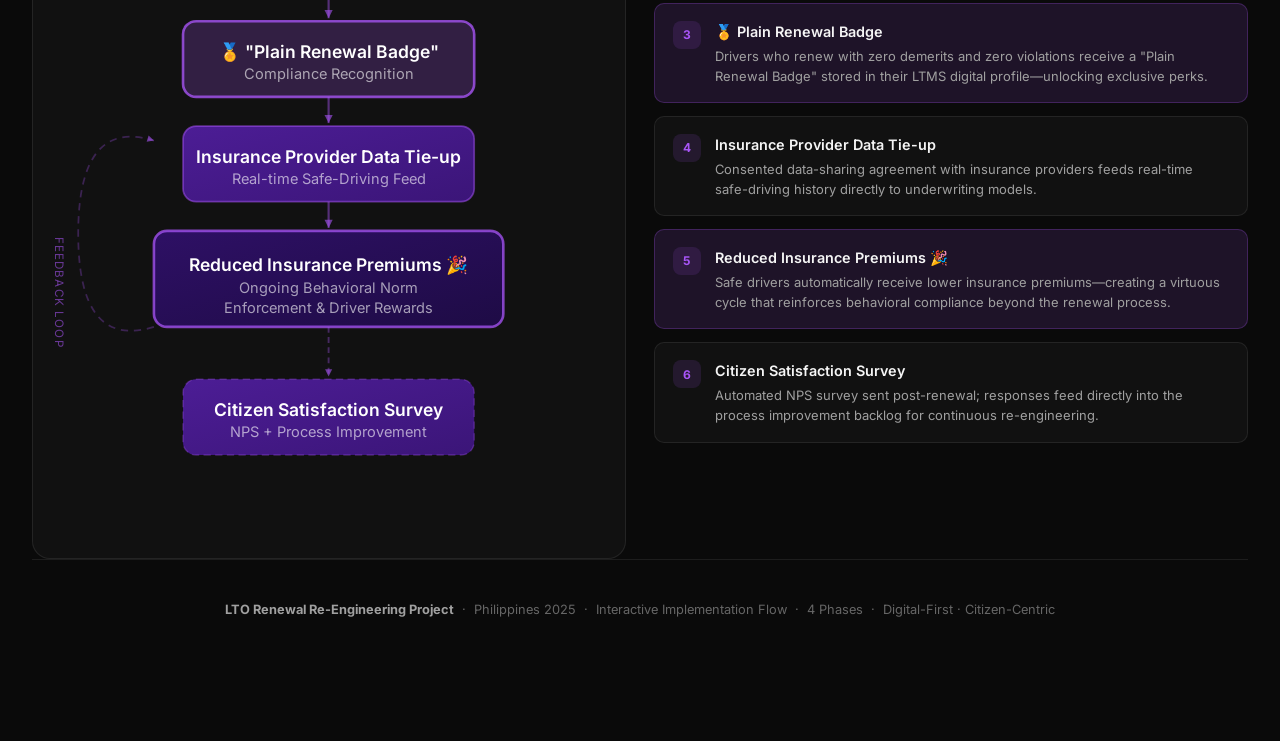
<file: lto-spa.html>
<!DOCTYPE html>
<html lang="en">
<head>
  <meta charset="UTF-8" />
  <meta name="viewport" content="width=device-width, initial-scale=1.0" />
  <title>LTO Renewal — Single Page Application</title>
  <link rel="preconnect" href="https://fonts.googleapis.com" />
  <link rel="preconnect" href="https://fonts.gstatic.com" crossorigin />
  <link href="https://fonts.googleapis.com/css2?family=Inter:wght@300;400;500;600;700;800;900&display=swap" rel="stylesheet" />
  <style>
    /* ── RESET & TOKENS ─────────────────────────────────────────── */
    *, *::before, *::after { margin: 0; padding: 0; box-sizing: border-box; }

    :root {
      --bg:        #0a0a0a;
      --bg2:       #111111;
      --bg3:       #1a1a1a;
      --bg4:       #242424;
      --surface:   #161616;
      --border:    rgba(255,255,255,0.08);
      --border2:   rgba(255,255,255,0.14);
      --text:      #f5f5f5;
      --text2:     #a0a0a0;
      --text3:     #666666;
      --white:     #ffffff;

      --p1:        #3b9eff;
      --p1-dim:    rgba(59,158,255,0.13);
      --p1-mid:    rgba(59,158,255,0.25);
      --p1-glow:   rgba(59,158,255,0.40);

      --p2:        #22c55e;
      --p2-dim:    rgba(34,197,94,0.13);
      --p2-mid:    rgba(34,197,94,0.25);
      --p2-glow:   rgba(34,197,94,0.40);

      --p3:        #f97316;
      --p3-dim:    rgba(249,115,22,0.13);
      --p3-mid:    rgba(249,115,22,0.25);
      --p3-glow:   rgba(249,115,22,0.40);

      --p4:        #a855f7;
      --p4-dim:    rgba(168,85,247,0.13);
      --p4-mid:    rgba(168,85,247,0.25);
      --p4-glow:   rgba(168,85,247,0.40);

      --radius:    10px;
      --radius-lg: 18px;
      --tr:        0.25s cubic-bezier(0.4,0,0.2,1);
    }

    html { scroll-behavior: smooth; }

    body {
      font-family: 'Inter', system-ui, sans-serif;
      background: var(--bg);
      color: var(--text);
      line-height: 1.6;
      overflow-x: hidden;
      min-height: 100vh;
    }

    ::-webkit-scrollbar { width: 5px; }
    ::-webkit-scrollbar-track { background: var(--bg2); }
    ::-webkit-scrollbar-thumb { background: var(--bg4); border-radius: 3px; }
    ::-webkit-scrollbar-thumb:hover { background: var(--text3); }

    /* ── PROGRESS BAR ────────────────────────────────────────────── */
    .progress-bar {
      position: fixed; top: 0; left: 0; right: 0; z-index: 9999;
      height: 3px; background: linear-gradient(90deg, var(--p1), var(--p2), var(--p3), var(--p4));
      width: 0%; transition: width 0.1s linear;
    }

    /* ── NAV ─────────────────────────────────────────────────────── */
    nav {
      position: fixed; top: 0; left: 0; right: 0; z-index: 1000;
      height: 62px;
      display: flex; align-items: center;
      background: rgba(10,10,10,0.85);
      -webkit-backdrop-filter: blur(20px) saturate(1.6);
      backdrop-filter: blur(20px) saturate(1.6);
      border-bottom: 1px solid var(--border);
      padding-top: 3px;
    }
    .nav-inner {
      width: 100%; max-width: 1280px; margin: 0 auto;
      padding: 0 2rem;
      display: flex; align-items: center; justify-content: space-between;
    }
    .nav-logo {
      display: flex; align-items: center; gap: 0.55rem;
      font-size: 1rem; font-weight: 700; letter-spacing: -0.3px;
      color: var(--white); text-decoration: none;
    }
    .nav-logo-icon {
      width: 30px; height: 30px;
      background: linear-gradient(135deg,#3b9eff,#a855f7);
      border-radius: 7px;
      display: flex; align-items: center; justify-content: center;
      font-size: 0.75rem; font-weight: 800; color: #fff;
    }
    .nav-badge {
      font-size: 0.7rem; font-weight: 600;
      padding: 2px 8px; border-radius: 30px;
      background: var(--bg3); color: var(--text2);
      border: 1px solid var(--border2);
      margin-left: 0.5rem;
    }

    /* ── SCROLL NAV ──────────────────────────────────────────────── */
    .scroll-nav {
      display: flex; gap: 1.2rem; align-items: center;
    }
    .scroll-nav-item {
      display: flex; align-items: center; gap: 0.6rem;
      font-size: 0.75rem; font-weight: 600;
      padding: 6px 12px; border-radius: 6px;
      color: var(--text2); text-decoration: none;
      transition: all var(--tr);
      cursor: pointer;
      border: 1px solid transparent;
    }
    .scroll-nav-item:hover {
      color: var(--text);
      border-color: var(--border2);
      background: rgba(255,255,255,0.04);
    }
    .scroll-nav-dot {
      width: 7px; height: 7px; border-radius: 50%;
      display: block;
    }
    .scroll-nav-item[data-phase="1"] .scroll-nav-dot { background: var(--p1); opacity: 0.5; }
    .scroll-nav-item[data-phase="2"] .scroll-nav-dot { background: var(--p2); opacity: 0.5; }
    .scroll-nav-item[data-phase="3"] .scroll-nav-dot { background: var(--p3); opacity: 0.5; }
    .scroll-nav-item[data-phase="4"] .scroll-nav-dot { background: var(--p4); opacity: 0.5; }
    
    .scroll-nav-item.active {
      color: var(--text);
      background: rgba(255,255,255,0.08);
      border-color: var(--border2);
    }
    .scroll-nav-item[data-phase="1"].active .scroll-nav-dot { background: var(--p1); opacity: 1; }
    .scroll-nav-item[data-phase="2"].active .scroll-nav-dot { background: var(--p2); opacity: 1; }
    .scroll-nav-item[data-phase="3"].active .scroll-nav-dot { background: var(--p3); opacity: 1; }
    .scroll-nav-item[data-phase="4"].active .scroll-nav-dot { background: var(--p4); opacity: 1; }

    /* ── HERO ────────────────────────────────────────────────────── */
    .hero {
      padding: 140px 2rem 70px;
      text-align: center;
      background: radial-gradient(ellipse 80% 60% at 50% -5%, rgba(59,158,255,0.10) 0%, transparent 70%);
      margin-top: 3px;
    }
    .hero-eyebrow {
      display: inline-flex; align-items: center; gap: 0.5rem;
      font-size: 0.78rem; font-weight: 600; letter-spacing: 0.1em;
      text-transform: uppercase; color: var(--text2);
      border: 1px solid var(--border2); border-radius: 30px;
      padding: 4px 14px; margin-bottom: 1.5rem;
    }
    .hero-eyebrow span { width: 6px; height: 6px; border-radius: 50%; background: var(--p1); display: block; }
    .hero h1 {
      font-size: clamp(2.2rem, 5vw, 3.8rem);
      font-weight: 800; letter-spacing: -1.5px; line-height: 1.12;
      color: var(--white); margin-bottom: 1.2rem;
    }
    .hero h1 em { font-style: normal; color: var(--p1); }
    .hero p {
      font-size: 1.1rem; color: var(--text2); max-width: 580px; margin: 0 auto 2.5rem;
      font-weight: 400; line-height: 1.7;
    }
    .hero-stats {
      display: flex; align-items: center; justify-content: center;
      gap: 2.5rem; flex-wrap: wrap; margin-top: 1rem;
    }
    .hero-stat { text-align: center; }
    .hero-stat .num {
      display: block; font-size: 1.9rem; font-weight: 800;
      letter-spacing: -1px; color: var(--white);
    }
    .hero-stat .lbl { font-size: 0.78rem; color: var(--text2); font-weight: 500; }
    .hero-stat-divider { width: 1px; height: 40px; background: var(--border2); }

    /* ── PHASE SECTION ───────────────────────────────────────────– */
    .phase-section {
      scroll-margin-top: 65px;
      padding: 3rem 2rem 5rem;
      border-top: 1px solid var(--border);
    }
    .phase-section:first-of-type { border-top: none; }

    .phase-wrap {
      max-width: 1280px; margin: 0 auto;
    }

    /* ── PHASE HEADER ─────────────────────────────────────────────── */
    .phase-header {
      display: flex; align-items: flex-start; gap: 1.4rem;
      margin-bottom: 2.5rem;
      padding: 1.8rem 2rem;
      background: var(--bg2);
      border: 1px solid var(--border);
      border-radius: var(--radius-lg);
    }
    .phase-icon {
      width: 54px; height: 54px; border-radius: 14px;
      display: flex; align-items: center; justify-content: center;
      font-size: 1.5rem; flex-shrink: 0;
    }
    .phase-icon.p1 { background: var(--p1-dim); }
    .phase-icon.p2 { background: var(--p2-dim); }
    .phase-icon.p3 { background: var(--p3-dim); }
    .phase-icon.p4 { background: var(--p4-dim); }
    .phase-title-block { flex: 1; }
    .phase-label {
      font-size: 0.72rem; font-weight: 700; letter-spacing: 0.12em;
      text-transform: uppercase; margin-bottom: 0.3rem;
    }
    .phase-label.p1 { color: var(--p1); }
    .phase-label.p2 { color: var(--p2); }
    .phase-label.p3 { color: var(--p3); }
    .phase-label.p4 { color: var(--p4); }
    .phase-header h2 {
      font-size: 1.5rem; font-weight: 700; letter-spacing: -0.5px;
      color: var(--white); margin-bottom: 0.4rem;
    }
    .phase-header p { font-size: 0.92rem; color: var(--text2); line-height: 1.6; max-width: 680px; }
    .phase-badge {
      margin-left: auto; flex-shrink: 0;
      align-self: flex-start;
      font-size: 0.75rem; font-weight: 600;
      padding: 5px 12px; border-radius: 30px;
      border: 1px solid var(--border2);
    }
    .phase-badge.p1 { color: var(--p1); background: var(--p1-dim); border-color: var(--p1-mid); }
    .phase-badge.p2 { color: var(--p2); background: var(--p2-dim); border-color: var(--p2-mid); }
    .phase-badge.p3 { color: var(--p3); background: var(--p3-dim); border-color: var(--p3-mid); }
    .phase-badge.p4 { color: var(--p4); background: var(--p4-dim); border-color: var(--p4-mid); }

    /* ── TWO-COLUMN LAYOUT ──────────────────────────────────────── */
    .phase-body {
      display: grid;
      grid-template-columns: 1fr 1fr;
      gap: 1.8rem;
      align-items: start;
    }
    @media (max-width: 860px) {
      .phase-body { grid-template-columns: 1fr; }
    }

    /* ── DIAGRAM PANEL ──────────────────────────────────────────── */
    .diagram-panel {
      background: var(--bg2);
      border: 1px solid var(--border);
      border-radius: var(--radius-lg);
      padding: 1.2rem;
      overflow: hidden;
    }
    .diagram-panel-title {
      font-size: 0.75rem; font-weight: 700; letter-spacing: 0.1em;
      text-transform: uppercase; color: var(--text3);
      margin-bottom: 1rem; padding-left: 0.2rem;
    }
    .diagram-panel svg { width: 100%; height: auto; display: block; }

    /* ── STEPS PANEL ────────────────────────────────────────────── */
    .steps-panel {
      display: flex; flex-direction: column; gap: 0.8rem;
    }
    .panel-title {
      font-size: 0.75rem; font-weight: 700; letter-spacing: 0.1em;
      text-transform: uppercase; color: var(--text3); margin-bottom: 0.2rem;
    }
    .step-card {
      background: var(--bg2);
      border: 1px solid var(--border);
      border-radius: var(--radius);
      padding: 1rem 1.1rem;
      display: flex; align-items: flex-start; gap: 0.85rem;
      transition: border-color var(--tr), background var(--tr);
      cursor: default;
    }
    .step-card:hover { border-color: var(--border2); background: var(--bg3); }
    .step-num {
      width: 28px; height: 28px; border-radius: 8px;
      display: flex; align-items: center; justify-content: center;
      font-size: 0.75rem; font-weight: 700;
      flex-shrink: 0; margin-top: 1px;
    }
    .step-num.p1 { background: var(--p1-dim); color: var(--p1); }
    .step-num.p2 { background: var(--p2-dim); color: var(--p2); }
    .step-num.p3 { background: var(--p3-dim); color: var(--p3); }
    .step-num.p4 { background: var(--p4-dim); color: var(--p4); }
    .step-title { font-size: 0.9rem; font-weight: 600; color: var(--text); margin-bottom: 0.2rem; }
    .step-desc  { font-size: 0.81rem; color: var(--text2); line-height: 1.55; }

    .step-card.highlight.p1 { border-color: var(--p1-mid); background: var(--p1-dim); }
    .step-card.highlight.p2 { border-color: var(--p2-mid); background: var(--p2-dim); }
    .step-card.highlight.p3 { border-color: var(--p3-mid); background: var(--p3-dim); }
    .step-card.highlight.p4 { border-color: var(--p4-mid); background: var(--p4-dim); }

    /* ── DECISION CARDS ─────────────────────────────────────────── */
    .decision-row { display: flex; gap: 0.8rem; flex-wrap: wrap; }
    .decision-card {
      flex: 1 1 140px;
      background: var(--bg2); border: 1px solid var(--border);
      border-radius: var(--radius); padding: 0.85rem 1rem;
      transition: border-color var(--tr), background var(--tr);
    }
    .decision-card:hover { border-color: var(--border2); background: var(--bg3); }
    .decision-label {
      font-size: 0.7rem; font-weight: 700; letter-spacing: 0.08em;
      text-transform: uppercase; margin-bottom: 0.35rem;
    }
    .decision-label.good   { color: var(--p2); }
    .decision-label.warn   { color: var(--p3); }
    .decision-label.info   { color: var(--p1); }
    .decision-label.accent { color: var(--p4); }
    .decision-title { font-size: 0.88rem; font-weight: 600; color: var(--text); margin-bottom: 0.2rem; }
    .decision-desc  { font-size: 0.78rem; color: var(--text2); line-height: 1.5; }

    /* ── SVG COMMON ─────────────────────────────────────────────── */
    .arrow { stroke: rgba(255,255,255,0.18); stroke-width: 1.8; fill: none; }
    .node-text {
      font-family: 'Inter', system-ui, sans-serif;
      font-size: 12px; font-weight: 600;
      fill: #fff; dominant-baseline: middle; text-anchor: middle;
      pointer-events: none;
    }
    .node-sub {
      font-family: 'Inter', system-ui, sans-serif;
      font-size: 10px; font-weight: 400;
      fill: rgba(255,255,255,0.6);
      dominant-baseline: middle; text-anchor: middle;
      pointer-events: none;
    }
    .fork-label-green {
      font-family: 'Inter', system-ui, sans-serif;
      font-size: 9px; fill: rgba(34,197,94,0.88);
    }
    .fork-label-orange {
      font-family: 'Inter', system-ui, sans-serif;
      font-size: 9px; fill: rgba(249,115,22,0.88);
    }
    .feedback-label {
      font-family: 'Inter', system-ui, sans-serif;
      font-size: 8px; fill: rgba(168,85,247,0.58);
      writing-mode: vertical-lr; letter-spacing: 0.1em;
    }

    /* ── FOOTER ─────────────────────────────────────────────────── */
    footer {
      border-top: 1px solid var(--border);
      padding: 2.5rem 2rem;
      text-align: center;
      font-size: 0.8rem; color: var(--text3);
    }
    footer strong { color: var(--text2); }
  </style>

</head>
<body>

<!-- ── PROGRESS BAR ────────────────────────────────────────────── -->
<div class="progress-bar" id="progressBar"></div>

<!-- ── NAV ──────────────────────────────────────────────────────── -->
<nav>
  <div class="nav-inner">
    <a class="nav-logo" href="#">
      <span class="nav-logo-icon">LTO</span>
      <span>Re-Engineering Project</span>
      <span class="nav-badge">PHL 2025</span>
    </a>
    <div class="scroll-nav">
      <a class="scroll-nav-item active" data-phase="1" data-target="phase1">
        <span class="scroll-nav-dot"></span>
        <span>Phase 1</span>
      </a>
      <a class="scroll-nav-item" data-phase="2" data-target="phase2">
        <span class="scroll-nav-dot"></span>
        <span>Phase 2</span>
      </a>
      <a class="scroll-nav-item" data-phase="3" data-target="phase3">
        <span class="scroll-nav-dot"></span>
        <span>Phase 3</span>
      </a>
      <a class="scroll-nav-item" data-phase="4" data-target="phase4">
        <span class="scroll-nav-dot"></span>
        <span>Phase 4</span>
      </a>
    </div>
  </div>
</nav>

<!-- ── HERO ─────────────────────────────────────────────────────── -->
<section class="hero">
  <div class="hero-eyebrow">
    <span></span>
    LTO Renewal — Re-engineered Implementation Flow
  </div>
  <h1>Smarter Licensing.<br/><em>Streamlined</em> Renewal.</h1>
  <p>A re-engineered, citizen-first LTO renewal process—automating checks, gamifying compliance, and enabling seamless multi-channel access.</p>
  <div class="hero-stats">
    <div class="hero-stat">
      <span class="num">4</span>
      <span class="lbl">Process Phases</span>
    </div>
    <div class="hero-stat-divider"></div>
    <div class="hero-stat">
      <span class="num">60–90</span>
      <span class="lbl">Days Head Start</span>
    </div>
    <div class="hero-stat-divider"></div>
    <div class="hero-stat">
      <span class="num">100%</span>
      <span class="lbl">Digital-First</span>
    </div>
    <div class="hero-stat-divider"></div>
    <div class="hero-stat">
      <span class="num">3</span>
      <span class="lbl">Access Channels</span>
    </div>
  </div>
</section>

<!-- ══════════════════════════════════════════════════════════════ -->
<!--  PHASE 1 — Blue                                               -->
<!-- ══════════════════════════════════════════════════════════════ -->
<section id="phase1" class="phase-section">
  <div class="phase-wrap">
    <div class="phase-header">
      <div class="phase-icon p1">📬</div>
      <div class="phase-title-block">
        <div class="phase-label p1">Phase 1</div>
        <h2>Pre-Renewal &amp; Awareness</h2>
        <p>Proactive multi-channel communication begins 60–90 days before expiry. Drivers are guided to the LTMS portal through behavioral nudges, AI-powered document pre-checks, and QR-code verification.</p>
      </div>
      <span class="phase-badge p1">60–90 Days Prior</span>
    </div>

    <div class="phase-body">
      <!-- SVG -->
      <div class="diagram-panel">
        <div class="diagram-panel-title">Process Flow</div>
        <svg viewBox="0 0 380 570" xmlns="http://www.w3.org/2000/svg">
          <defs>
            <linearGradient id="g1a" x1="0" y1="0" x2="1" y2="1">
              <stop offset="0%" stop-color="#1e4d8c"/><stop offset="100%" stop-color="#1a3f73"/>
            </linearGradient>
            <linearGradient id="g1b" x1="0" y1="0" x2="1" y2="1">
              <stop offset="0%" stop-color="#1d3d70"/><stop offset="100%" stop-color="#163262"/>
            </linearGradient>
            <linearGradient id="g1c" x1="0" y1="0" x2="1" y2="1">
              <stop offset="0%" stop-color="#2a5298"/><stop offset="100%" stop-color="#1f3f7a"/>
            </linearGradient>
            <linearGradient id="g1acc" x1="0" y1="0" x2="1" y2="1">
              <stop offset="0%" stop-color="#0f2447"/><stop offset="100%" stop-color="#0b1c38"/>
            </linearGradient>
            <marker id="ar1" viewBox="0 0 8 8" refX="7" refY="4" markerWidth="5" markerHeight="5" orient="auto">
              <path d="M1,1 L7,4 L1,7 Z" fill="rgba(59,158,255,0.6)"/>
            </marker>
          </defs>

          <rect x="90" y="10" width="200" height="46" rx="9" fill="url(#g1c)" stroke="rgba(59,158,255,0.55)" stroke-width="1.2"/>
          <text x="190" y="33" class="node-text">Multi-Channel Reminders</text>

          <line x1="190" y1="56" x2="190" y2="74" stroke="rgba(59,158,255,0.45)" stroke-width="1.5" fill="none" marker-end="url(#ar1)"/>

          <rect x="90" y="76" width="200" height="46" rx="9" fill="url(#g1b)" stroke="rgba(59,158,255,0.45)" stroke-width="1.2"/>
          <text x="190" y="99" class="node-text">Behavioral Nudges</text>

          <line x1="190" y1="122" x2="190" y2="140" stroke="rgba(59,158,255,0.45)" stroke-width="1.5" fill="none" marker-end="url(#ar1)"/>

          <!-- Highlighted portal node -->
          <rect x="90" y="142" width="200" height="46" rx="9" fill="url(#g1c)" stroke="rgba(59,158,255,0.75)" stroke-width="1.8"/>
          <text x="190" y="165" class="node-text">LTMS Portal Access</text>

          <!-- Fan out -->
          <path d="M190,188 L190,208 L55,208 L55,226" stroke="rgba(59,158,255,0.4)" stroke-width="1.4" fill="none" marker-end="url(#ar1)"/>
          <line x1="190" y1="188" x2="190" y2="226" stroke="rgba(59,158,255,0.4)" stroke-width="1.4" fill="none" marker-end="url(#ar1)"/>
          <path d="M190,188 L190,208 L325,208 L325,226" stroke="rgba(59,158,255,0.4)" stroke-width="1.4" fill="none" marker-end="url(#ar1)"/>

          <!-- 3 channel boxes -->
          <rect x="10" y="228" width="90" height="54" rx="8" fill="url(#g1acc)" stroke="rgba(59,158,255,0.28)" stroke-width="1" stroke-dasharray="5,3"/>
          <text x="55" y="250" class="node-text" font-size="10">Free Data</text>
          <text x="55" y="265" class="node-sub">Network Providers</text>

          <rect x="140" y="228" width="100" height="54" rx="8" fill="url(#g1a)" stroke="rgba(59,158,255,0.48)" stroke-width="1.2"/>
          <text x="190" y="250" class="node-text" font-size="10">Interactive</text>
          <text x="190" y="265" class="node-sub">LTMS Portal</text>

          <rect x="280" y="228" width="90" height="54" rx="8" fill="url(#g1acc)" stroke="rgba(59,158,255,0.28)" stroke-width="1" stroke-dasharray="5,3"/>
          <text x="325" y="250" class="node-text" font-size="10">LGU Kiosks</text>
          <text x="325" y="265" class="node-sub">Free Public Access</text>

          <!-- Fan in to recommendation -->
          <path d="M55,282 L55,316 L190,316 L190,334" stroke="rgba(59,158,255,0.4)" stroke-width="1.4" fill="none" marker-end="url(#ar1)"/>
          <line x1="190" y1="282" x2="190" y2="334" stroke="rgba(59,158,255,0.4)" stroke-width="1.4" fill="none" marker-end="url(#ar1)"/>
          <path d="M325,282 L325,316 L190,316 L190,334" stroke="rgba(59,158,255,0.4)" stroke-width="1.4" fill="none" marker-end="url(#ar1)"/>

          <rect x="80" y="336" width="220" height="52" rx="9" fill="url(#g1b)" stroke="rgba(59,158,255,0.5)" stroke-width="1.3"/>
          <text x="190" y="358" class="node-text">Recommendation Engine</text>
          <text x="190" y="373" class="node-sub">Profile-based Pathway</text>

          <line x1="190" y1="388" x2="190" y2="406" stroke="rgba(59,158,255,0.45)" stroke-width="1.5" fill="none" marker-end="url(#ar1)"/>

          <rect x="80" y="408" width="220" height="52" rx="9" fill="url(#g1c)" stroke="rgba(59,158,255,0.6)" stroke-width="1.4"/>
          <text x="190" y="430" class="node-text">AI Chatbot Pre-check</text>
          <text x="190" y="445" class="node-sub">Document Validation</text>

          <line x1="190" y1="460" x2="190" y2="478" stroke="rgba(59,158,255,0.45)" stroke-width="1.5" fill="none" marker-end="url(#ar1)"/>

          <!-- Terminal node -->
          <rect x="80" y="480" width="220" height="46" rx="9" fill="rgba(59,158,255,0.18)" stroke="rgba(59,158,255,0.78)" stroke-width="1.8"/>
          <text x="190" y="503" class="node-text">QR-Code Verification Ready ✓</text>
        </svg>
      </div>

      <!-- Steps -->
      <div class="steps-panel">
        <div class="panel-title">Key Activities</div>
        <div class="step-card">
          <div class="step-num p1">1</div>
          <div class="step-content">
            <div class="step-title">Multi-Channel Reminders</div>
            <div class="step-desc">SMS, email, app push notifications and LGU bulletins sent 60–90 days before license expiry.</div>
          </div>
        </div>
        <div class="step-card">
          <div class="step-num p1">2</div>
          <div class="step-content">
            <div class="step-title">Behavioral Nudges</div>
            <div class="step-desc">Personalized reminders referencing health check deadlines, demerit standing, and renewal windows.</div>
          </div>
        </div>
        <div class="step-card highlight p1">
          <div class="step-num p1">3</div>
          <div class="step-content">
            <div class="step-title">LTMS Portal Access — 3 Channels</div>
            <div class="step-desc">Standard portal login, free mobile data bundle via telco partners, and LGU kiosks for those without smartphones or connectivity.</div>
          </div>
        </div>
        <div class="step-card">
          <div class="step-num p1">4</div>
          <div class="step-content">
            <div class="step-title">Renewal Recommendation Engine</div>
            <div class="step-desc">Analyses driver profile, violations, health records, and vehicle class to suggest the fastest renewal pathway.</div>
          </div>
        </div>
        <div class="step-card">
          <div class="step-num p1">5</div>
          <div class="step-content">
            <div class="step-title">AI Chatbot Document Pre-check</div>
            <div class="step-desc">Driver uploads documents; AI validates completeness and authenticity before visiting any counter.</div>
          </div>
        </div>
        <div class="step-card highlight p1">
          <div class="step-num p1">6</div>
          <div class="step-content">
            <div class="step-title">QR-Code Verification Ready</div>
            <div class="step-desc">System issues a digital QR token confirming pre-check completion—speeds up in-person counters or enables fully remote renewal.</div>
          </div>
        </div>
      </div>
    </div>
  </div>
</section>

<!-- ══════════════════════════════════════════════════════════════ -->
<!--  PHASE 2 — Green                                              -->
<!-- ══════════════════════════════════════════════════════════════ -->
<section id="phase2" class="phase-section">
  <div class="phase-wrap">
    <div class="phase-header">
      <div class="phase-icon p2">✅</div>
      <div class="phase-title-block">
        <div class="phase-label p2">Phase 2</div>
        <h2>Eligibility &amp; Assessment</h2>
        <p>Automated LTMS pre-screening integrates with PNP, MMDA, and DOH APIs to assess demerit points and health status. Low-risk drivers enjoy a gamified fast-track while moderate/high-risk drivers receive tiered reorientation.</p>
      </div>
      <span class="phase-badge p2">Automated Screening</span>
    </div>

    <div class="phase-body">
      <div class="diagram-panel">
        <div class="diagram-panel-title">Eligibility Flow</div>
        <svg viewBox="0 0 380 550" xmlns="http://www.w3.org/2000/svg">
          <defs>
            <linearGradient id="g2a" x1="0" y1="0" x2="1" y2="1">
              <stop offset="0%" stop-color="#14532d"/><stop offset="100%" stop-color="#0f3d22"/>
            </linearGradient>
            <linearGradient id="g2b" x1="0" y1="0" x2="1" y2="1">
              <stop offset="0%" stop-color="#166534"/><stop offset="100%" stop-color="#134d28"/>
            </linearGradient>
            <linearGradient id="g2lo" x1="0" y1="0" x2="1" y2="1">
              <stop offset="0%" stop-color="#1a4731"/><stop offset="100%" stop-color="#133824"/>
            </linearGradient>
            <linearGradient id="g2hi" x1="0" y1="0" x2="1" y2="1">
              <stop offset="0%" stop-color="#3d2800"/><stop offset="100%" stop-color="#2d1d00"/>
            </linearGradient>
            <marker id="ar2" viewBox="0 0 8 8" refX="7" refY="4" markerWidth="5" markerHeight="5" orient="auto">
              <path d="M1,1 L7,4 L1,7 Z" fill="rgba(34,197,94,0.6)"/>
            </marker>
          </defs>

          <rect x="90" y="10" width="200" height="46" rx="9" fill="url(#g2b)" stroke="rgba(34,197,94,0.55)" stroke-width="1.2"/>
          <text x="190" y="33" class="node-text">Automated LTMS Pre-Screen</text>

          <line x1="190" y1="56" x2="190" y2="74" stroke="rgba(34,197,94,0.45)" stroke-width="1.5" fill="none" marker-end="url(#ar2)"/>

          <rect x="90" y="76" width="200" height="52" rx="9" fill="url(#g2a)" stroke="rgba(34,197,94,0.45)" stroke-width="1.2"/>
          <text x="190" y="98" class="node-text">Gov Data Integration</text>
          <text x="190" y="113" class="node-sub">PNP · MMDA · DOH API</text>

          <line x1="190" y1="128" x2="190" y2="146" stroke="rgba(34,197,94,0.45)" stroke-width="1.5" fill="none" marker-end="url(#ar2)"/>

          <rect x="90" y="148" width="200" height="46" rx="9" fill="url(#g2b)" stroke="rgba(34,197,94,0.68)" stroke-width="1.6"/>
          <text x="190" y="171" class="node-text">Risk &amp; Demerit Assessment</text>

          <!-- Fork labels -->
          <text x="82" y="212" class="fork-label-green">Low Risk / 0 Demerits</text>
          <text x="208" y="212" class="fork-label-orange">Mod-High Risk (1+)</text>

          <path d="M190,194 L190,218 L80,218 L80,238" stroke="rgba(34,197,94,0.45)" stroke-width="1.4" fill="none" marker-end="url(#ar2)"/>
          <path d="M190,194 L190,218 L300,218 L300,238" stroke="rgba(249,115,22,0.45)" stroke-width="1.4" fill="none" marker-end="url(#ar2)"/>

          <!-- Low risk box -->
          <rect x="20" y="240" width="120" height="52" rx="9" fill="url(#g2lo)" stroke="rgba(34,197,94,0.52)" stroke-width="1.3"/>
          <text x="80" y="262" class="node-text" font-size="11">Gamified Plain</text>
          <text x="80" y="276" class="node-sub">Renewal Pathway</text>

          <!-- High risk box -->
          <rect x="240" y="240" width="120" height="52" rx="9" fill="url(#g2hi)" stroke="rgba(249,115,22,0.52)" stroke-width="1.3"/>
          <text x="300" y="262" class="node-text" font-size="11">Tiered</text>
          <text x="300" y="276" class="node-sub">Reorientation</text>

          <!-- Reorientation forks -->
          <path d="M300,292 L300,318 L130,318 L130,338" stroke="rgba(249,115,22,0.38)" stroke-width="1.3" fill="none" marker-end="url(#ar2)"/>
          <path d="M300,292 L300,318 L340,318 L340,338" stroke="rgba(249,115,22,0.38)" stroke-width="1.3" fill="none" marker-end="url(#ar2)"/>

          <!-- Reorientation options -->
          <rect x="85" y="340" width="90" height="48" rx="8" fill="rgba(40,20,0,0.85)" stroke="rgba(249,115,22,0.32)" stroke-width="1" stroke-dasharray="4,3"/>
          <text x="130" y="360" class="node-text" font-size="10">TESDA</text>
          <text x="130" y="374" class="node-sub">Short Courses</text>

          <rect x="295" y="340" width="80" height="48" rx="8" fill="rgba(40,20,0,0.85)" stroke="rgba(249,115,22,0.32)" stroke-width="1" stroke-dasharray="4,3"/>
          <text x="335" y="360" class="node-text" font-size="10">Scenario</text>
          <text x="335" y="374" class="node-sub">Simulation</text>

          <!-- Converge to proceed -->
          <path d="M80,292 L80,458 L185,458 L185,468" stroke="rgba(34,197,94,0.38)" stroke-width="1.3" fill="none" marker-end="url(#ar2)"/>
          <path d="M130,388 L130,446 L190,446 L190,468" stroke="rgba(249,115,22,0.32)" stroke-width="1.2" fill="none" marker-end="url(#ar2)"/>
          <path d="M335,388 L335,446 L200,446 L200,468" stroke="rgba(249,115,22,0.32)" stroke-width="1.2" fill="none" marker-end="url(#ar2)"/>

          <!-- Terminal: Proceed -->
          <rect x="90" y="470" width="200" height="46" rx="9" fill="rgba(34,197,94,0.18)" stroke="rgba(34,197,94,0.78)" stroke-width="1.8"/>
          <text x="190" y="493" class="node-text">Proceed to Application ✓</text>
        </svg>
      </div>

      <div class="steps-panel">
        <div class="panel-title">Key Activities</div>
        <div class="step-card">
          <div class="step-num p2">1</div>
          <div class="step-content">
            <div class="step-title">Automated LTMS Pre-Screening</div>
            <div class="step-desc">System pulls driver record from LTMS database and initiates automated eligibility evaluation instantly.</div>
          </div>
        </div>
        <div class="step-card">
          <div class="step-num p2">2</div>
          <div class="step-content">
            <div class="step-title">Government Data Integration</div>
            <div class="step-desc">Real-time API calls to PNP (criminal record), MMDA (traffic violations), and DOH (health certificate status).</div>
          </div>
        </div>
        <div class="step-card highlight p2">
          <div class="step-num p2">3</div>
          <div class="step-content">
            <div class="step-title">Risk &amp; Demerit Assessment</div>
            <div class="step-desc">Scoring engine calculates total demerits, severity of violations, and health compliance to determine renewal pathway.</div>
          </div>
        </div>
        <div class="decision-row">
          <div class="decision-card">
            <div class="decision-label good">✓ Low Risk</div>
            <div class="decision-title">Gamified Plain Renewal</div>
            <div class="decision-desc">Zero-demerit drivers unlock a fast, game-like renewal flow with progress badges and fee incentives.</div>
          </div>
          <div class="decision-card">
            <div class="decision-label warn">⚠ Moderate / High Risk</div>
            <div class="decision-title">Tiered Reorientation</div>
            <div class="decision-desc">TESDA short courses, scenario simulation, or micro-learning apps based on violation type and severity.</div>
          </div>
        </div>
        <div class="step-card highlight p2">
          <div class="step-num p2">4</div>
          <div class="step-content">
            <div class="step-title">Proceed to Application</div>
            <div class="step-desc">Once assessment is complete and any required reorientation is done, driver is cleared to proceed to Phase 3.</div>
          </div>
        </div>
      </div>
    </div>
  </div>
</section>

<!-- ══════════════════════════════════════════════════════════════ -->
<!--  PHASE 3 — Orange                                             -->
<!-- ══════════════════════════════════════════════════════════════ -->
<section id="phase3" class="phase-section">
  <div class="phase-wrap">
    <div class="phase-header">
      <div class="phase-icon p3">⚙️</div>
      <div class="phase-title-block">
        <div class="phase-label p3">Phase 3</div>
        <h2>Application &amp; Processing</h2>
        <p>Driver submits formal application and DOH medical form, pays fees through the intelligent Payment Engine, and undergoes Identity and Compliance Verification—supporting in-person, digital ID, and OFW remote pathways.</p>
      </div>
      <span class="phase-badge p3">Document Processing</span>
    </div>

    <div class="phase-body">
      <div class="diagram-panel">
        <div class="diagram-panel-title">Processing Flow</div>
        <svg viewBox="0 0 380 548" xmlns="http://www.w3.org/2000/svg">
          <defs>
            <linearGradient id="g3a" x1="0" y1="0" x2="1" y2="1">
              <stop offset="0%" stop-color="#7c2d12"/><stop offset="100%" stop-color="#5a1e09"/>
            </linearGradient>
            <linearGradient id="g3b" x1="0" y1="0" x2="1" y2="1">
              <stop offset="0%" stop-color="#9a3412"/><stop offset="100%" stop-color="#7a2910"/>
            </linearGradient>
            <linearGradient id="g3fee" x1="0" y1="0" x2="1" y2="1">
              <stop offset="0%" stop-color="#6b2610"/><stop offset="100%" stop-color="#4e1c0b"/>
            </linearGradient>
            <linearGradient id="g3opt" x1="0" y1="0" x2="1" y2="1">
              <stop offset="0%" stop-color="#3d1408"/><stop offset="100%" stop-color="#2d0e06"/>
            </linearGradient>
            <marker id="ar3" viewBox="0 0 8 8" refX="7" refY="4" markerWidth="5" markerHeight="5" orient="auto">
              <path d="M1,1 L7,4 L1,7 Z" fill="rgba(249,115,22,0.6)"/>
            </marker>
          </defs>

          <rect x="90" y="10" width="200" height="46" rx="9" fill="url(#g3b)" stroke="rgba(249,115,22,0.55)" stroke-width="1.2"/>
          <text x="190" y="33" class="node-text">Application &amp; DOH Submit</text>

          <line x1="190" y1="56" x2="190" y2="74" stroke="rgba(249,115,22,0.45)" stroke-width="1.5" fill="none" marker-end="url(#ar3)"/>

          <rect x="90" y="76" width="200" height="46" rx="9" fill="url(#g3a)" stroke="rgba(249,115,22,0.68)" stroke-width="1.6"/>
          <text x="190" y="99" class="node-text">💳 Fee Payment Engine</text>

          <!-- Fan out fees -->
          <path d="M190,122 L190,146 L55,146 L55,166" stroke="rgba(249,115,22,0.38)" stroke-width="1.4" fill="none" marker-end="url(#ar3)"/>
          <line x1="190" y1="122" x2="190" y2="166" stroke="rgba(249,115,22,0.38)" stroke-width="1.4" fill="none" marker-end="url(#ar3)"/>
          <path d="M190,122 L190,146 L325,146 L325,166" stroke="rgba(249,115,22,0.38)" stroke-width="1.4" fill="none" marker-end="url(#ar3)"/>

          <!-- Fee boxes -->
          <rect x="10" y="168" width="90" height="60" rx="8" fill="url(#g3fee)" stroke="rgba(249,115,22,0.48)" stroke-width="1.2"/>
          <text x="55" y="189" class="node-text" font-size="10">Standard</text>
          <text x="55" y="203" class="node-sub">₱585.00</text>
          <text x="55" y="217" class="node-sub">Transparent</text>

          <rect x="140" y="168" width="100" height="60" rx="8" fill="url(#g3opt)" stroke="rgba(249,115,22,0.32)" stroke-width="1" stroke-dasharray="5,3"/>
          <text x="190" y="189" class="node-text" font-size="10">Risk-Based</text>
          <text x="190" y="203" class="node-sub">Lower for</text>
          <text x="190" y="217" class="node-sub">Safe Drivers</text>

          <rect x="280" y="168" width="90" height="60" rx="8" fill="url(#g3opt)" stroke="rgba(249,115,22,0.32)" stroke-width="1" stroke-dasharray="5,3"/>
          <text x="325" y="189" class="node-text" font-size="10">Waived/</text>
          <text x="325" y="203" class="node-sub">Discounted</text>
          <text x="325" y="217" class="node-sub">Volunteer/Early</text>

          <!-- Converge to Identity Verif -->
          <path d="M55,228 L55,266 L185,266 L185,284" stroke="rgba(249,115,22,0.38)" stroke-width="1.4" fill="none" marker-end="url(#ar3)"/>
          <line x1="190" y1="228" x2="190" y2="284" stroke="rgba(249,115,22,0.38)" stroke-width="1.4" fill="none" marker-end="url(#ar3)"/>
          <path d="M325,228 L325,266 L195,266 L195,284" stroke="rgba(249,115,22,0.38)" stroke-width="1.4" fill="none" marker-end="url(#ar3)"/>

          <rect x="90" y="286" width="200" height="52" rx="9" fill="url(#g3b)" stroke="rgba(249,115,22,0.68)" stroke-width="1.6"/>
          <text x="190" y="308" class="node-text">Identity &amp; Compliance</text>
          <text x="190" y="323" class="node-sub">Verification</text>

          <!-- Fan out processing modes -->
          <path d="M190,338 L190,364 L55,364 L55,384" stroke="rgba(249,115,22,0.38)" stroke-width="1.4" fill="none" marker-end="url(#ar3)"/>
          <line x1="190" y1="338" x2="190" y2="384" stroke="rgba(249,115,22,0.38)" stroke-width="1.4" fill="none" marker-end="url(#ar3)"/>
          <path d="M190,338 L190,364 L325,364 L325,384" stroke="rgba(249,115,22,0.38)" stroke-width="1.4" fill="none" marker-end="url(#ar3)"/>

          <!-- Processing modes -->
          <rect x="10" y="386" width="90" height="60" rx="8" fill="url(#g3fee)" stroke="rgba(249,115,22,0.48)" stroke-width="1.2"/>
          <text x="55" y="407" class="node-text" font-size="10">In-Person</text>
          <text x="55" y="421" class="node-sub">LTO Counter</text>
          <text x="55" y="435" class="node-sub">Dress Code</text>

          <rect x="140" y="386" width="100" height="60" rx="8" fill="url(#g3opt)" stroke="rgba(249,115,22,0.32)" stroke-width="1" stroke-dasharray="5,3"/>
          <text x="190" y="407" class="node-text" font-size="10">LTMS</text>
          <text x="190" y="421" class="node-sub">Digital ID</text>
          <text x="190" y="435" class="node-sub">Fully Online</text>

          <rect x="280" y="386" width="90" height="60" rx="8" fill="url(#g3opt)" stroke="rgba(249,115,22,0.32)" stroke-width="1" stroke-dasharray="5,3"/>
          <text x="325" y="407" class="node-text" font-size="10">OFW Remote</text>
          <text x="325" y="421" class="node-sub">Biometric</text>
          <text x="325" y="435" class="node-sub">Capture</text>

          <!-- Converge to Approval -->
          <path d="M55,446 L55,486 L185,486 L185,494" stroke="rgba(249,115,22,0.38)" stroke-width="1.4" fill="none" marker-end="url(#ar3)"/>
          <line x1="190" y1="446" x2="190" y2="494" stroke="rgba(249,115,22,0.38)" stroke-width="1.4" fill="none" marker-end="url(#ar3)"/>
          <path d="M325,446 L325,486 L195,486 L195,494" stroke="rgba(249,115,22,0.38)" stroke-width="1.4" fill="none" marker-end="url(#ar3)"/>

          <!-- Terminal -->
          <rect x="90" y="496" width="200" height="40" rx="9" fill="rgba(249,115,22,0.18)" stroke="rgba(249,115,22,0.78)" stroke-width="1.8"/>
          <text x="190" y="516" class="node-text">Approved &amp; License Issued ✓</text>
        </svg>
      </div>

      <div class="steps-panel">
        <div class="panel-title">Key Activities</div>
        <div class="step-card">
          <div class="step-num p3">1</div>
          <div class="step-content">
            <div class="step-title">Application &amp; DOH Medical Form</div>
            <div class="step-desc">Driver submits completed application with DOH medical certificate (digital or physical) through preferred channel.</div>
          </div>
        </div>
        <div class="step-card highlight p3">
          <div class="step-num p3">2</div>
          <div class="step-content">
            <div class="step-title">Fee Payment Engine</div>
            <div class="step-desc">Transparent, dynamic fee computation. Safe drivers get lower fees; early renewers and volunteers receive discounts or waivers.</div>
          </div>
        </div>
        <div class="decision-row">
          <div class="decision-card">
            <div class="decision-label info">Standard</div>
            <div class="decision-title">₱585 Flat Fee</div>
            <div class="decision-desc">Full breakdown shown before payment. Multiple payment channels supported.</div>
          </div>
          <div class="decision-card">
            <div class="decision-label warn">Risk-Based</div>
            <div class="decision-title">Reduced Fee</div>
            <div class="decision-desc">Lower premiums for safe driving record and on-time renewal history.</div>
          </div>
          <div class="decision-card">
            <div class="decision-label good">Waived</div>
            <div class="decision-title">Free Renewal</div>
            <div class="decision-desc">Community volunteers and early renewers may qualify for fee waivers.</div>
          </div>
        </div>
        <div class="step-card">
          <div class="step-num p3">3</div>
          <div class="step-content">
            <div class="step-title">Identity &amp; Compliance Verification</div>
            <div class="step-desc">Biometrics, photo, and document integrity confirmed via LTMS AI matching against government databases.</div>
          </div>
        </div>
        <div class="decision-row">
          <div class="decision-card">
            <div class="decision-label info">In-Person</div>
            <div class="decision-title">LTO Counter</div>
            <div class="decision-desc">Standard walk-in with strict dress code enforcement.</div>
          </div>
          <div class="decision-card">
            <div class="decision-label info">Digital</div>
            <div class="decision-title">LTMS Digital ID</div>
            <div class="decision-desc">100% remote renewal via LTMS portal with digital license issuance.</div>
          </div>
          <div class="decision-card">
            <div class="decision-label accent">OFW Remote</div>
            <div class="decision-title">Overseas Renewal</div>
            <div class="decision-desc">POLO-assisted biometric capture at PH embassies/consulates.</div>
          </div>
        </div>
      </div>
    </div>
  </div>
</div>

<!-- ══════════════════════════════════════════════════════════════ -->
<!--  PHASE 4 — Purple                                             -->
<!-- ══════════════════════════════════════════════════════════════ -->
<div id="phase4" class="page">
  <div class="phase-wrap">
    <div class="phase-header">
      <div class="phase-icon p4">🏆</div>
      <div class="phase-title-block">
        <div class="phase-label p4">Phase 4</div>
        <h2>Post-Renewal &amp; Incentives</h2>
        <p>End-to-end time is measured and gamified to drive system improvements. Compliant drivers receive "Plain Renewal Badges" and insurance premium discounts through insurer data tie-ups—reinforcing safe-driving behavioral norms.</p>
      </div>
      <span class="phase-badge p4">Incentives &amp; Feedback</span>
    </div>

    <div class="phase-body">
      <div class="diagram-panel">
        <div class="diagram-panel-title">Post-Renewal Flow</div>
        <svg viewBox="0 0 380 510" xmlns="http://www.w3.org/2000/svg">
          <defs>
            <linearGradient id="g4a" x1="0" y1="0" x2="1" y2="1">
              <stop offset="0%" stop-color="#4c1d95"/><stop offset="100%" stop-color="#3b1578"/>
            </linearGradient>
            <linearGradient id="g4b" x1="0" y1="0" x2="1" y2="1">
              <stop offset="0%" stop-color="#5b21b6"/><stop offset="100%" stop-color="#481a96"/>
            </linearGradient>
            <linearGradient id="g4dk" x1="0" y1="0" x2="1" y2="1">
              <stop offset="0%" stop-color="#2e1065"/><stop offset="100%" stop-color="#1e0b45"/>
            </linearGradient>
            <marker id="ar4" viewBox="0 0 8 8" refX="7" refY="4" markerWidth="5" markerHeight="5" orient="auto">
              <path d="M1,1 L7,4 L1,7 Z" fill="rgba(168,85,247,0.6)"/>
            </marker>
          </defs>

          <rect x="90" y="10" width="200" height="52" rx="9" fill="url(#g4a)" stroke="rgba(168,85,247,0.55)" stroke-width="1.2"/>
          <text x="190" y="32" class="node-text">Measure End-to-End Time</text>
          <text x="190" y="47" class="node-sub">Processing Analytics</text>

          <line x1="190" y1="62" x2="190" y2="80" stroke="rgba(168,85,247,0.45)" stroke-width="1.5" fill="none" marker-end="url(#ar4)"/>

          <rect x="90" y="82" width="200" height="52" rx="9" fill="url(#g4b)" stroke="rgba(168,85,247,0.5)" stroke-width="1.2"/>
          <text x="190" y="104" class="node-text">Gamify Processing Times</text>
          <text x="190" y="119" class="node-sub">Leaderboard &amp; Transparency</text>

          <line x1="190" y1="134" x2="190" y2="152" stroke="rgba(168,85,247,0.45)" stroke-width="1.5" fill="none" marker-end="url(#ar4)"/>

          <!-- Badge — highlighted -->
          <rect x="90" y="154" width="200" height="52" rx="9" fill="rgba(168,85,247,0.22)" stroke="rgba(168,85,247,0.78)" stroke-width="1.8"/>
          <text x="190" y="176" class="node-text">🏅 "Plain Renewal Badge"</text>
          <text x="190" y="191" class="node-sub">Compliance Recognition</text>

          <line x1="190" y1="206" x2="190" y2="224" stroke="rgba(168,85,247,0.45)" stroke-width="1.5" fill="none" marker-end="url(#ar4)"/>

          <rect x="90" y="226" width="200" height="52" rx="9" fill="url(#g4a)" stroke="rgba(168,85,247,0.5)" stroke-width="1.2"/>
          <text x="190" y="248" class="node-text">Insurance Provider Data Tie-up</text>
          <text x="190" y="263" class="node-sub">Real-time Safe-Driving Feed</text>

          <line x1="190" y1="278" x2="190" y2="296" stroke="rgba(168,85,247,0.45)" stroke-width="1.5" fill="none" marker-end="url(#ar4)"/>

          <!-- Terminal: Incentive -->
          <rect x="70" y="298" width="240" height="66" rx="9" fill="url(#g4dk)" stroke="rgba(168,85,247,0.75)" stroke-width="1.8"/>
          <text x="190" y="322" class="node-text">Reduced Insurance Premiums 🎉</text>
          <text x="190" y="338" class="node-sub">Ongoing Behavioral Norm</text>
          <text x="190" y="352" class="node-sub">Enforcement &amp; Driver Rewards</text>

          <!-- Feedback loop arrow -->
          <path d="M70,364 Q18,380 18,300 Q18,220 70,236" stroke="rgba(168,85,247,0.28)" stroke-width="1.2" stroke-dasharray="5,4" fill="none" marker-end="url(#ar4)"/>
          <text x="5" y="302" class="feedback-label">FEEDBACK LOOP</text>

          <!-- Survey node (dashed) -->
          <line x1="190" y1="364" x2="190" y2="398" stroke="rgba(168,85,247,0.35)" stroke-width="1.3" stroke-dasharray="4,3" fill="none" marker-end="url(#ar4)"/>
          <rect x="90" y="400" width="200" height="52" rx="9" fill="url(#g4a)" stroke="rgba(168,85,247,0.32)" stroke-width="1" stroke-dasharray="5,3"/>
          <text x="190" y="422" class="node-text" font-size="11">Citizen Satisfaction Survey</text>
          <text x="190" y="437" class="node-sub">NPS + Process Improvement</text>
        </svg>
      </div>

      <div class="steps-panel">
        <div class="panel-title">Key Activities</div>
        <div class="step-card">
          <div class="step-num p4">1</div>
          <div class="step-content">
            <div class="step-title">End-to-End Time Measurement</div>
            <div class="step-desc">LTMS records timestamps from first reminder to license issuance, publishing aggregate analytics on the public dashboard.</div>
          </div>
        </div>
        <div class="step-card">
          <div class="step-num p4">2</div>
          <div class="step-content">
            <div class="step-title">Gamified Processing Times</div>
            <div class="step-desc">LTO offices compete on regional leaderboards for fastest processing. Citizens see real-time queue times and office performance scores.</div>
          </div>
        </div>
        <div class="step-card highlight p4">
          <div class="step-num p4">3</div>
          <div class="step-content">
            <div class="step-title">🏅 Plain Renewal Badge</div>
            <div class="step-desc">Drivers who renew with zero demerits and zero violations receive a "Plain Renewal Badge" stored in their LTMS digital profile—unlocking exclusive perks.</div>
          </div>
        </div>
        <div class="step-card">
          <div class="step-num p4">4</div>
          <div class="step-content">
            <div class="step-title">Insurance Provider Data Tie-up</div>
            <div class="step-desc">Consented data-sharing agreement with insurance providers feeds real-time safe-driving history directly to underwriting models.</div>
          </div>
        </div>
        <div class="step-card highlight p4">
          <div class="step-num p4">5</div>
          <div class="step-content">
            <div class="step-title">Reduced Insurance Premiums 🎉</div>
            <div class="step-desc">Safe drivers automatically receive lower insurance premiums—creating a virtuous cycle that reinforces behavioral compliance beyond the renewal process.</div>
          </div>
        </div>
        <div class="step-card">
          <div class="step-num p4">6</div>
          <div class="step-content">
            <div class="step-title">Citizen Satisfaction Survey</div>
            <div class="step-desc">Automated NPS survey sent post-renewal; responses feed directly into the process improvement backlog for continuous re-engineering.</div>
          </div>
        </div>
      </div>
    </div>
  </div>
</div>

<!-- ── FOOTER ───────────────────────────────────────────────────── -->
<footer>
  <strong>LTO Renewal Re-Engineering Project</strong> &nbsp;·&nbsp;
  Philippines 2025 &nbsp;·&nbsp; Interactive Implementation Flow &nbsp;·&nbsp;
  4 Phases &nbsp;·&nbsp; Digital-First · Citizen-Centric
</footer>

<script>
  function showPage(pageId, btn) {
    document.querySelectorAll('.page').forEach(p => p.classList.remove('active'));
    document.querySelectorAll('.tab-btn').forEach(t => t.classList.remove('active'));
    document.getElementById(pageId).classList.add('active');
    if (btn) btn.classList.add('active');
    window.scrollTo({ top: document.querySelector('.tabs-wrap').offsetTop, behavior: 'smooth' });
  }
</script>

</body>
</html>
</file>
